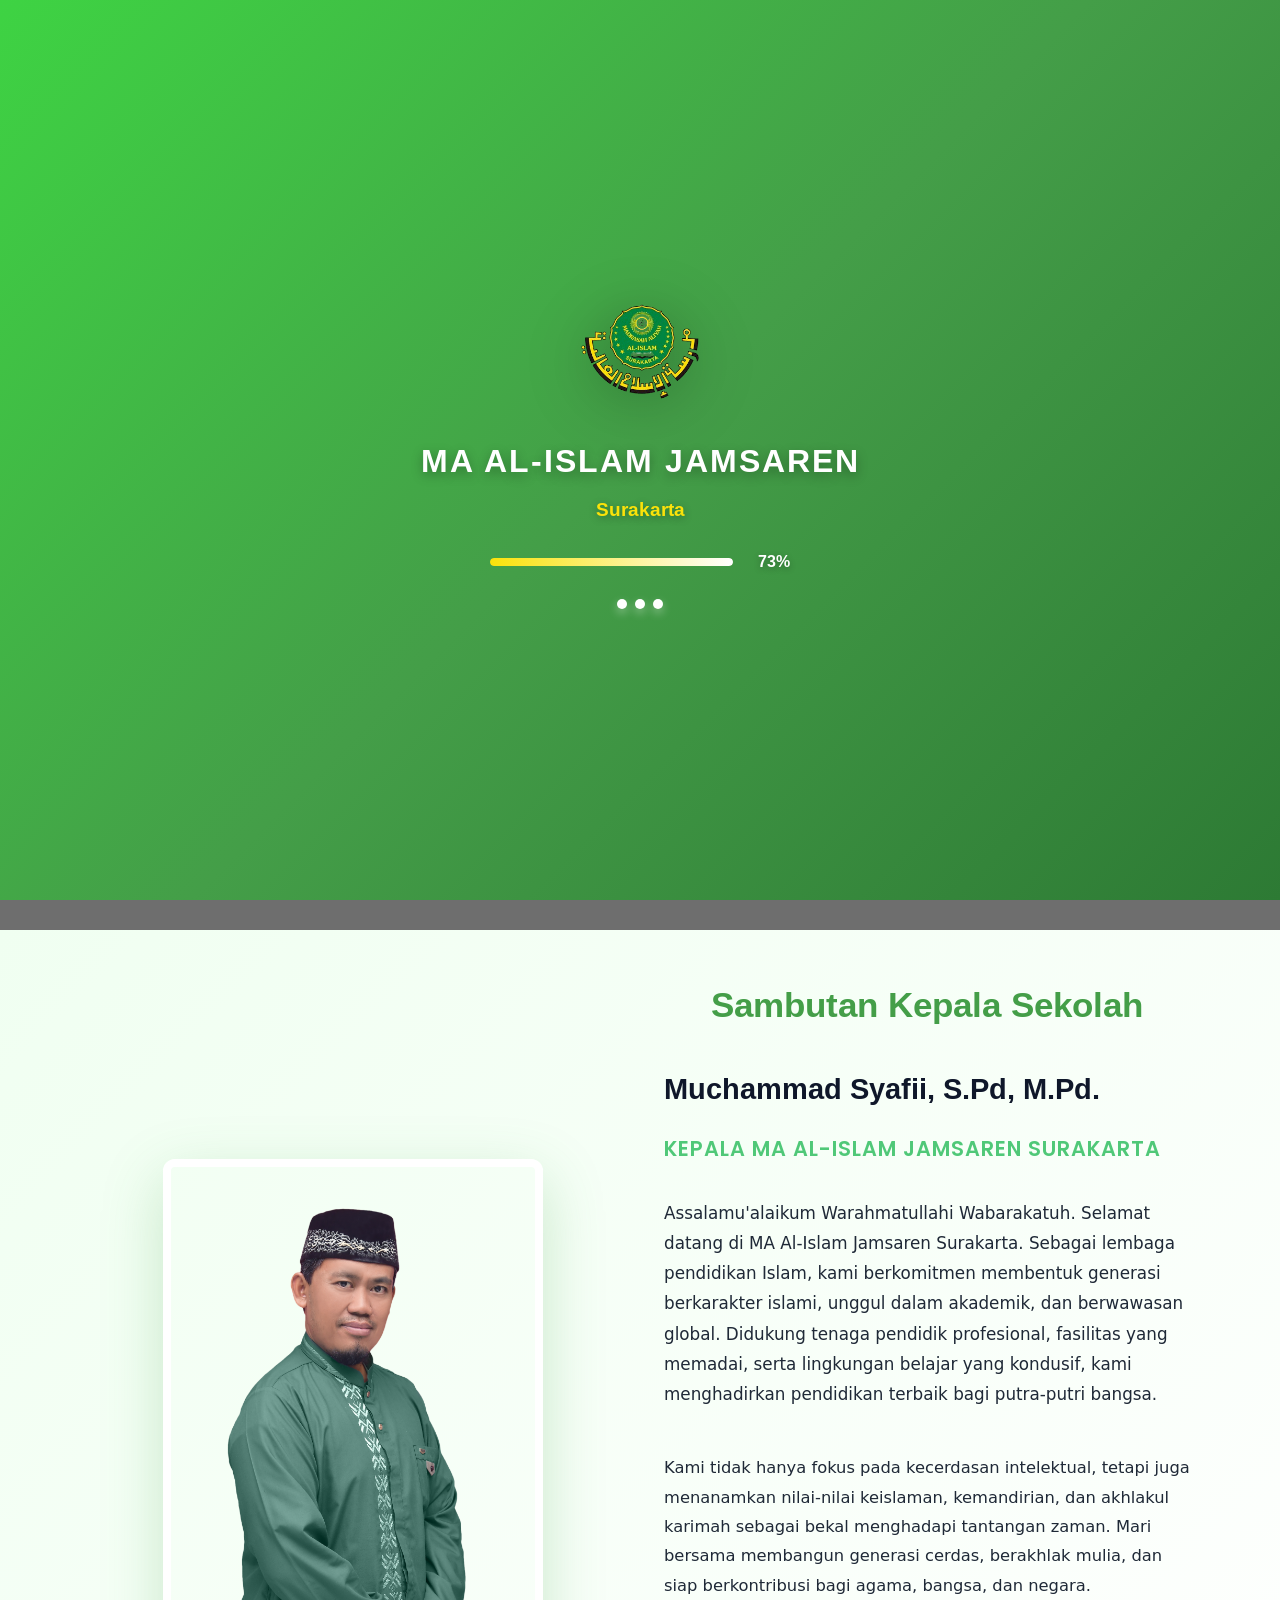
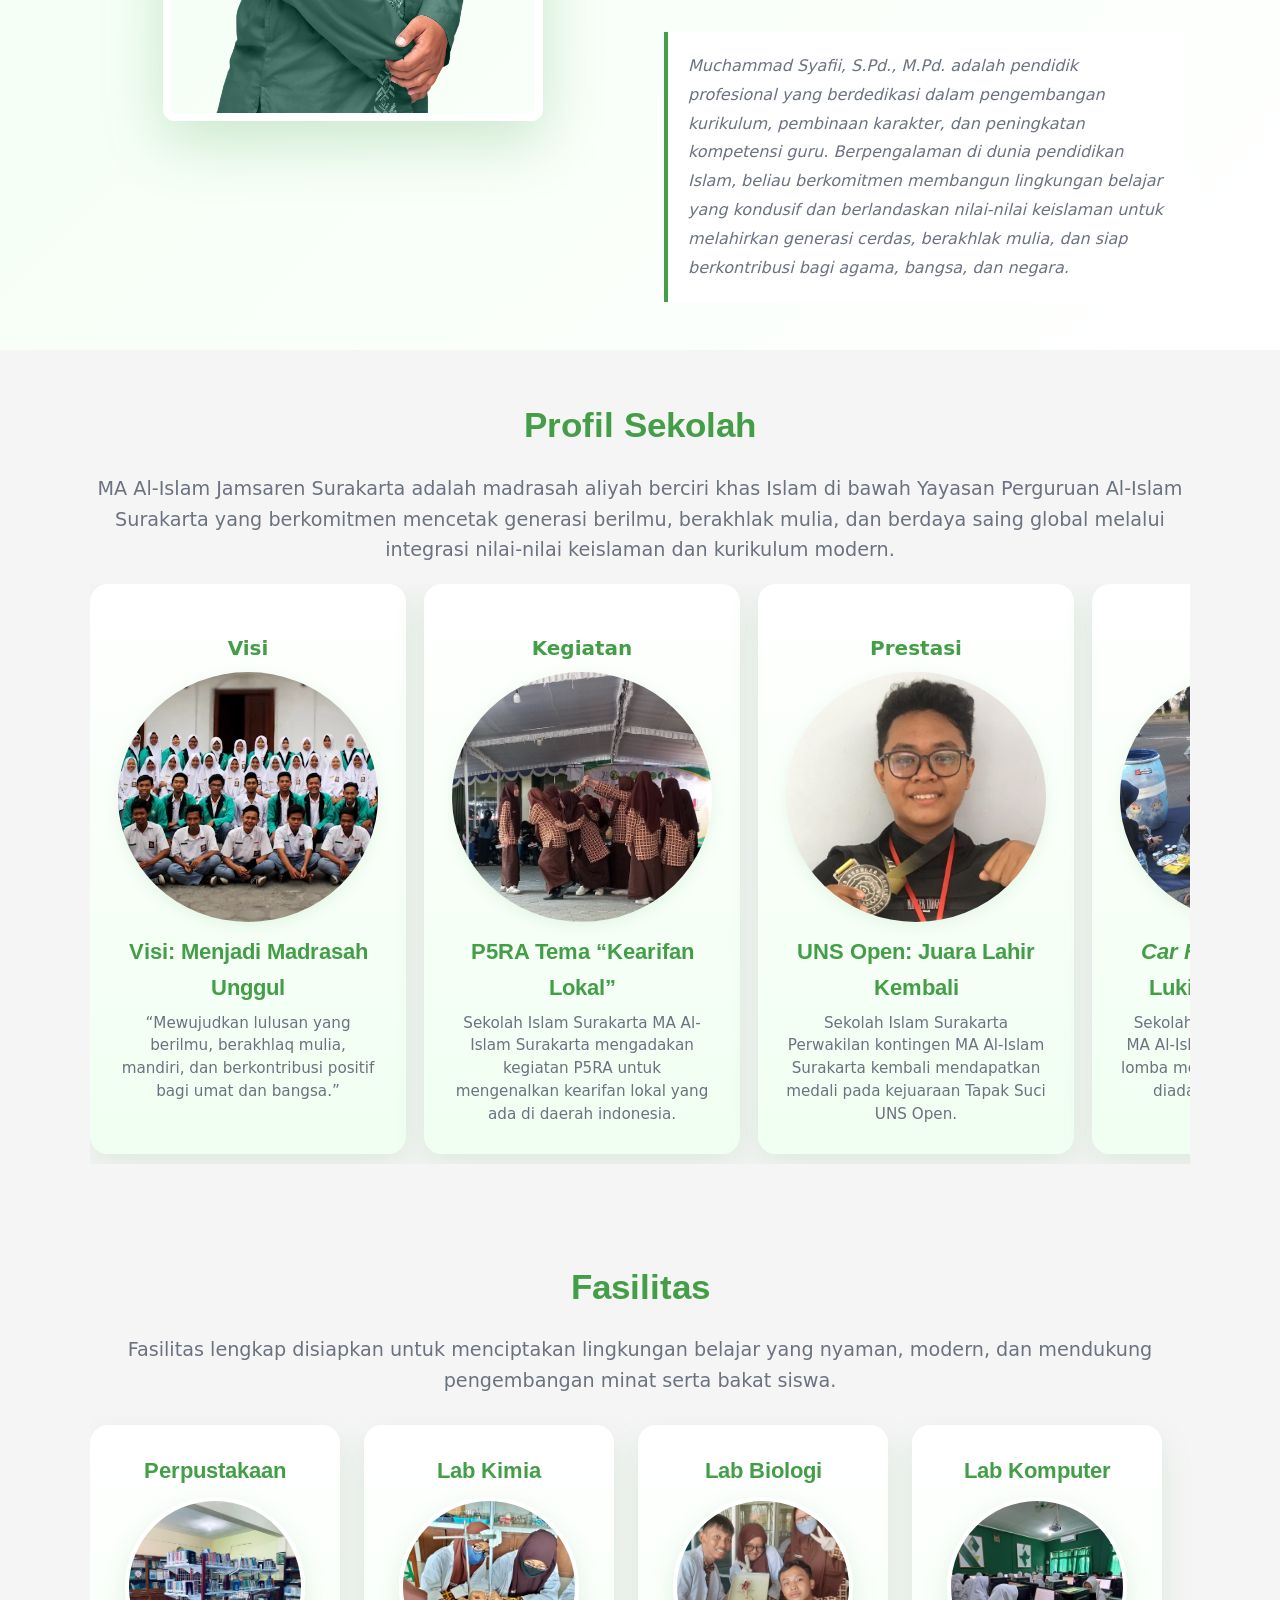
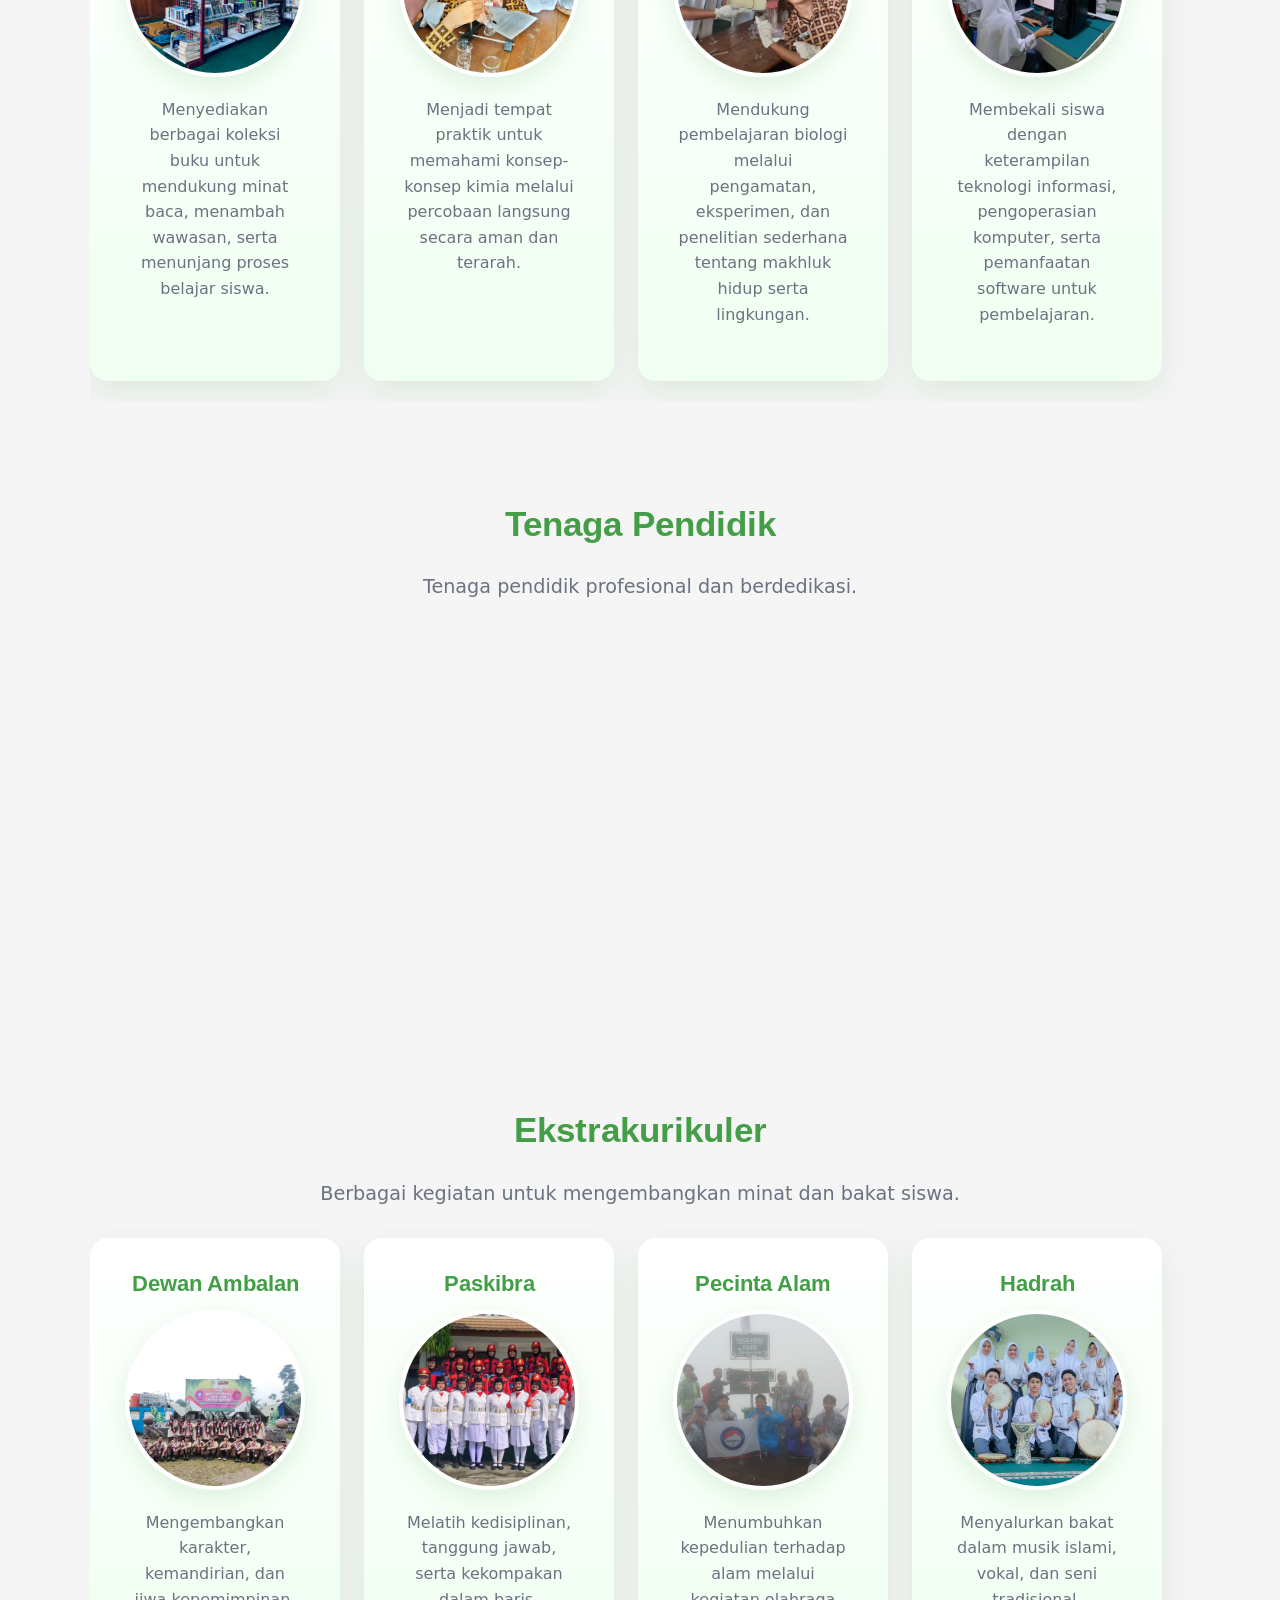
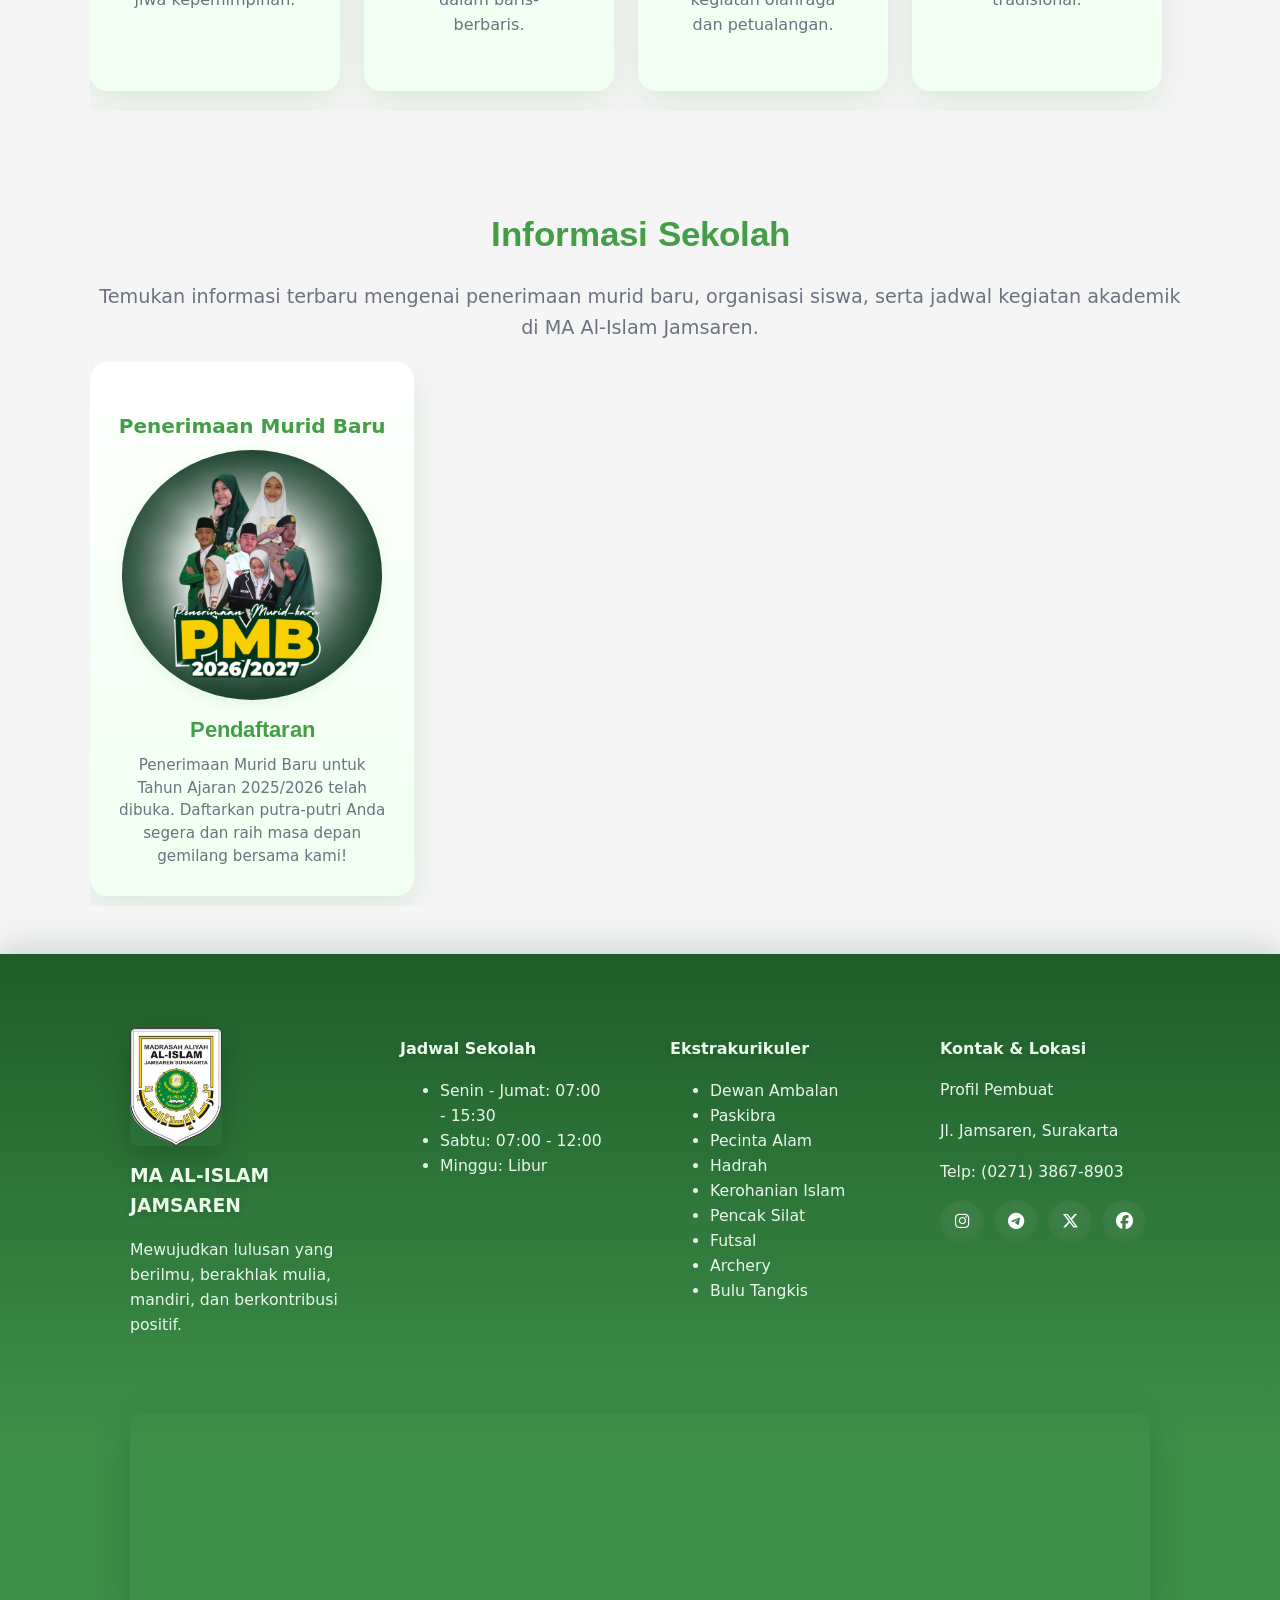
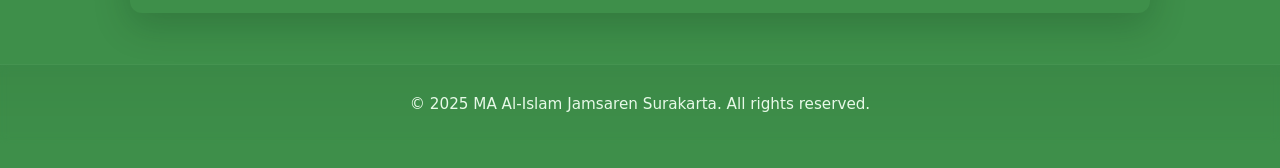
<file: index.html>
<!doctype html>
<html lang="id">
  <head>
    <meta charset="utf-8" />
    <meta name="viewport" content="width=device-width,initial-scale=1" />
    <title>MA AL - ISLAM JAMSAREN — Website</title>
    <link
      rel="stylesheet"
      href="https://cdnjs.cloudflare.com/ajax/libs/font-awesome/6.5.2/css/all.min.css"
    />
    <link rel="stylesheet" href="skul.css" />
    <link rel="preconnect" href="https://fonts.googleapis.com" />
    <link rel="preconnect" href="https://fonts.gstatic.com" crossorigin />
    <link
      href="https://fonts.googleapis.com/css2?family=Arimo:ital,wght@0,400..700;1,400..700&family=Habibi&family=Poppins:ital,wght@1,600&display=swap"
      rel="stylesheet"
    />
    <link rel="icon" href="logoo.png" type="image/x-icon" />
  </head>
  <body>
    <div id="loading-screen">
      <div class="loading-container">
        <div class="school-logo-loader">
          <img src="logo2.png" alt="Loading..." />
        </div>
        <div class="loading-text">
          <h2>MA AL-ISLAM JAMSAREN</h2>
          <p>Surakarta</p>
        </div>
        <div class="loading-bar-wrapper">
          <div class="loading-bar">
            <div class="loading-bar-fill"></div>
          </div>
          <span class="loading-percentage">0%</span>
        </div>
        <div class="loading-dots">
          <span></span>
          <span></span>
          <span></span>
        </div>
      </div>
    </div>
    <header class="site-header">
      <div class="container header-inner">
        <img class="img_sekul" src="logoo.png" alt="logo sekolah" />
        <h2 class="nama_sekul">MA AL ISLAM JAMSAREN</h2>

        <button class="hamburger" id="hamburger" aria-label="Menu">
          <span></span><span></span><span></span>
        </button>

        <nav class="nav" id="nav">
          <ul class="nav-list">
            <li><a href="#profil">Profil</a></li>
            <li><a href="#fasilitas">Fasilitas</a></li>
            <li><a href="#guru">Guru</a></li>
            <li><a href="#ekstrakurikuler">Ekstrakurikuler</a></li>
            <li><a href="#informasi">Informasi</a></li>
            <li><a href="pendaftaran.html">Pendaftaran</a></li>
          </ul>
        </nav>
      </div>
    </header>
    <div class="conto">
      <section id="beranda" class="hero" style="position: relative; padding: 0">
        <video
          width="100%"
          height="100%"
          autoplay
          muted
          loop
          style="object-fit: cover"
        >
          <source
            src="Profile Kegiatan Siswa MA Al-Islam Jamsaren Surakarta.mp4"
          />
        </video>

        <div class="container hero-inner overlay">
          <div class="hero-text">
            <h1>MA AL - ISLAM</h1>
            <h2>SURAKARTA</h2>
            <p>Raih Masa Depan Gemilang Bersama Kami.</p>
            <a class="btn-primary" href="#kepala-sekolah">SELENGKAPNYA </a>
          </div>
          <div class="hero-card">
            <img src="logo2.png" alt="Sekolah" />
          </div>
        </div>
      </section>
    </div>

    <section id="kepala-sekolah" class="section kepala-sekolah">
      <div class="container kepala-inner">
        <div class="kepala-photo">
          <img
            src="Muchammad Syafii, S.Pd.png"
            alt="Kepala Sekolah MA Al-Islam Jamsaren"
          />
        </div>
        <div class="kepala-content">
          <h2 class="section-title">Sambutan Kepala Sekolah</h2>
          <h3 class="kepala-name">Muchammad Syafii, S.Pd, M.Pd.</h3>
          <p class="kepala-title">Kepala MA Al-Islam Jamsaren Surakarta</p>
          <p class="kepala-welcome">
            Assalamu'alaikum Warahmatullahi Wabarakatuh. Selamat datang di MA
            Al-Islam Jamsaren Surakarta. Sebagai lembaga pendidikan Islam, kami
            berkomitmen membentuk generasi berkarakter islami, unggul dalam
            akademik, dan berwawasan global. Didukung tenaga pendidik
            profesional, fasilitas yang memadai, serta lingkungan belajar yang
            kondusif, kami menghadirkan pendidikan terbaik bagi putra-putri
            bangsa.
          </p>
          <p class="kepala-welcome_2">
            Kami tidak hanya fokus pada kecerdasan intelektual, tetapi juga
            menanamkan nilai-nilai keislaman, kemandirian, dan akhlakul karimah
            sebagai bekal menghadapi tantangan zaman. Mari bersama membangun
            generasi cerdas, berakhlak mulia, dan siap berkontribusi bagi agama,
            bangsa, dan negara.
          </p>
          <p class="kepala-bio">
            Muchammad Syafii, S.Pd., M.Pd. adalah pendidik profesional yang
            berdedikasi dalam pengembangan kurikulum, pembinaan karakter, dan
            peningkatan kompetensi guru. Berpengalaman di dunia pendidikan
            Islam, beliau berkomitmen membangun lingkungan belajar yang kondusif
            dan berlandaskan nilai-nilai keislaman untuk melahirkan generasi
            cerdas, berakhlak mulia, dan siap berkontribusi bagi agama, bangsa,
            dan negara.
          </p>
        </div>
      </div>
    </section>

    <section id="profil" class="section">
      <div class="container">
        <h2 class="section-title">Profil Sekolah</h2>
        <p class="lead">
          MA Al-Islam Jamsaren Surakarta adalah madrasah aliyah berciri khas
          Islam di bawah Yayasan Perguruan Al-Islam Surakarta yang berkomitmen
          mencetak generasi berilmu, berakhlak mulia, dan berdaya saing global
          melalui integrasi nilai-nilai keislaman dan kurikulum modern.
        </p>

        <div class="grid-3">
          <div class="card">
            <h3>Visi</h3>
            <img src="unnamed.webp" alt="anak jamsaren" />
            <h4>Visi: Menjadi Madrasah Unggul</h4>
            <p>
              “Mewujudkan lulusan yang berilmu, berakhlaq mulia, mandiri, dan
              berkontribusi positif bagi umat dan bangsa.”
            </p>
          </div>
          <div class="card">
            <h3>Kegiatan</h3>
            <img
              src="Madrasah-Modern-Surakarta-MA-Al-Islam-Surakarta-mengadakan-P5-Kearifan-Lokal.jpeg"
              alt="Kegiatan"
            />
            <h4>P5RA Tema “Kearifan Lokal”</h4>
            <p>
              Sekolah Islam Surakarta MA Al-Islam Surakarta mengadakan kegiatan
              P5RA untuk mengenalkan kearifan lokal yang ada di daerah
              indonesia.
            </p>
          </div>
          <div class="card">
            <h3>Prestasi</h3>
            <img src="Juara-TS-UNS-Open-1.jpeg" alt="prestasi" />
            <h4>UNS Open: Juara Lahir Kembali</h4>
            <p>
              Sekolah Islam Surakarta Perwakilan kontingen MA Al-Islam Surakarta
              kembali mendapatkan medali pada kejuaraan Tapak Suci UNS Open.
            </p>
          </div>
          <div class="card">
            <h3>Lomba</h3>
            <img
              src="Lomba-Lukis-Tong-Sampah-di-Car-Free-Day-Solo.jpeg"
              alt="Lomba lukis"
            />
            <h4><i>Car Free Day:</i> Lomba Lukis Tong Sampah</h4>
            <p>
              Sekolah Islam Surakarta Siswa MA Al-Islam surakarta mengikuti
              lomba melukis tong sampah yang diadakan di Car Free Day.
            </p>
          </div>
        </div>
      </div>
    </section>

    <section id="fasilitas" class="section">
      <div class="container">
        <h2 class="section-title">Fasilitas</h2>
        <p class="lead">
          Fasilitas lengkap disiapkan untuk menciptakan lingkungan belajar yang
          nyaman, modern, dan mendukung pengembangan minat serta bakat siswa.
        </p>

        <div class="grid-4">
          <div class="fasilitas">
            <h4>Perpustakaan</h4>
            <img src="perpus.jpg" alt="perpus" />
            <p>
              Menyediakan berbagai koleksi buku untuk mendukung minat baca,
              menambah wawasan, serta menunjang proses belajar siswa.
            </p>
          </div>
          <div class="fasilitas">
            <h4>Lab Kimia</h4>
            <img src="lab kimia.jpg" alt="lab kimia" />
            <p>
              Menjadi tempat praktik untuk memahami konsep-konsep kimia melalui
              percobaan langsung secara aman dan terarah.
            </p>
          </div>
          <div class="fasilitas">
            <h4>Lab Biologi</h4>
            <img src="lab biologi.jpg" alt="lab biologi" />
            <p>
              Mendukung pembelajaran biologi melalui pengamatan, eksperimen, dan
              penelitian sederhana tentang makhluk hidup serta lingkungan.
            </p>
          </div>
          <div class="fasilitas">
            <h4>Lab Komputer</h4>
            <img src="labkom.jpg" alt="lab komputer" />
            <p>
              Membekali siswa dengan keterampilan teknologi informasi,
              pengoperasian komputer, serta pemanfaatan software untuk
              pembelajaran.
            </p>
          </div>
          <div class="fasilitas">
            <h4>Kelas</h4>
            <img src="pp kosong .jpg" alt="kelas" />
            <p>
              Ruang belajar yang nyaman dan modern, dilengkapi full AC, Smart
              TV, serta sistem speaker untuk mendukung proses pembelajaran yang
              interaktif, efektif, dan menyenangkan.
            </p>
          </div>
          <div class="fasilitas">
            <h4>Masjid</h4>
            <img src="pp kosong .jpg" alt="masjid" />
            <p>
              Menjadi pusat kegiatan keagamaan dan pembinaan akhlak, tempat
              siswa melaksanakan ibadah serta kegiatan keislaman lainnya.
            </p>
          </div>
          <div class="fasilitas">
            <h4>Lapangan Olahraga</h4>
            <img src="pp kosong .jpg" alt="lapangan olahraga" />
            <p>
              Fasilitas terbuka untuk mendukung berbagai aktivitas olahraga,
              meningkatkan kebugaran, serta membangun sportivitas siswa.
            </p>
          </div>
        </div>
      </div>
    </section>

    <section id="guru" class="section alt">
      <div class="container">
        <h2 class="section-title">Tenaga Pendidik</h2>
        <p class="lead">Tenaga pendidik profesional dan berdedikasi.</p>

        <div class="grid-3">
          <div class="teacher-card">
            <img src="pp kosong .jpg" alt="Guru 1" />
            <h4>Bu Lina</h4>
            <p>Guru Matematika — 10 tahun pengalaman</p>
          </div>
          <div class="teacher-card">
            <img src="pp kosong .jpg" alt="Guru 2" />
            <h4>Bu Wulan</h4>
            <p>Guru Biologi — 8 tahun pengalaman</p>
          </div>
          <div class="teacher-card">
            <img src="pp kosong .jpg" alt="Guru 3" />
            <h4>Bu Anti</h4>
            <p>Guru Kimia — 5 tahun pengalaman</p>
          </div>
          <div class="teacher-card">
            <img src="pp kosong .jpg" alt="Guru 4" />
            <h4>Bu Hastuti</h4>
            <p>Guru Bahasa Indonesia — 12 tahun pengalaman</p>
          </div>
          <div class="teacher-card">
            <img src="pp kosong .jpg" alt="Guru 5" />
            <h4>Bu Yulika</h4>
            <p>Guru Ekonomi — 7 tahun pengalaman</p>
          </div>
          <div class="teacher-card">
            <img src="pp kosong .jpg" alt="Guru 6" />
            <h4>Bapak Selamet</h4>
            <p>Guru PJOL — 4 tahun pengalaman</p>
          </div>
          <div class="teacher-card">
            <img src="pp kosong .jpg" alt="Guru 7" />
            <h4>Bu Husfa</h4>
            <p>Guru PKN — 11 tahun pengalaman</p>
          </div>
          <div class="teacher-card">
            <img src="pp kosong .jpg" alt="Guru 8" />
            <h4>Bu Mel</h4>
            <p>Guru Sosiologi — 10 tahun pengalaman</p>
          </div>
        </div>
      </div>
    </section>

    <section id="ekstrakurikuler" class="section">
      <div class="container">
        <h2 class="section-title">Ekstrakurikuler</h2>
        <p class="lead">
          Berbagai kegiatan untuk mengembangkan minat dan bakat siswa.
        </p>

        <div class="grid-4">
          <div class="ekskul">
            <h4>Dewan Ambalan</h4>
            <img src="pramuka ma.jpg" alt="pramuka" />
            <p>Mengembangkan karakter, kemandirian, dan jiwa kepemimpinan.</p>
          </div>
          <div class="ekskul">
            <h4>Paskibra</h4>
            <img src="paskibra.jpeg" alt="paskibra" />
            <p>
              Melatih kedisiplinan, tanggung jawab, serta kekompakan dalam
              baris-berbaris.
            </p>
          </div>
          <div class="ekskul">
            <h4>Pecinta Alam</h4>
            <img src="pecinta alam.jpeg" alt="pecinta alam" />
            <p>
              Menumbuhkan kepedulian terhadap alam melalui kegiatan olahraga dan
              petualangan.
            </p>
          </div>
          <div class="ekskul">
            <h4>Hadrah</h4>
            <img src="hadrah.jpg" alt="hadrah" />
            <p>
              Menyalurkan bakat dalam musik islami, vokal, dan seni tradisional.
            </p>
          </div>
          <div class="ekskul">
            <h4>Kerohanian Islam</h4>
            <img src="kerohanian islam.jpg" alt="kerohanian islam" />
            <p>
              Menumbuhkan keimanan dan akhlak mulia melalui kegiatan keagamaan
              dan dakwah.
            </p>
          </div>
          <div class="ekskul">
            <h4>Pencak Silat</h4>
            <img src="pencaksilat.jpg" alt="tapak suci" />
            <p>
              Melatih keterampilan bela diri, kedisiplinan, dan sportivitas.
            </p>
          </div>
          <div class="ekskul">
            <h4>Futsal</h4>
            <img src="futsal ma.jpg" alt="futsal" />
            <p>
              Mengasah kemampuan teknik, kerjasama tim, dan semangat
              sportivitas.
            </p>
          </div>
          <div class="ekskul">
            <h4>Archery</h4>
            <img src="panahan.jpg" alt="archery" />
            <p>
              Melatih fokus, ketenangan, dan ketepatan melalui olahraga panahan.
            </p>
          </div>
          <div class="ekskul">
            <h4>Bulu Tangkis</h4>
            <img src="badminton.jpeg" alt="bulu tangkis" />
            <p>
              Melatih ketangkasan, kecepatan, dan sportivitas melalui permainan
              yang menyenangkan.
            </p>
          </div>
        </div>
      </div>
    </section>

    <section id="informasi" class="section">
      <div class="container">
        <h2 class="section-title">Informasi Sekolah</h2>
        <p class="lead">
          Temukan informasi terbaru mengenai penerimaan murid baru, organisasi
          siswa, serta jadwal kegiatan akademik di MA Al-Islam Jamsaren.
        </p>

        <div class="grid-3">
          <div class="card">
            <h3>Penerimaan Murid Baru</h3>
            <img src="info pmb.png" alt="info pmb" />
            <h4>Pendaftaran</h4>
            <p>
              Penerimaan Murid Baru untuk Tahun Ajaran 2025/2026 telah dibuka.
              Daftarkan putra-putri Anda segera dan raih masa depan gemilang
              bersama kami!
            </p>
          </div>
          <div class="card">
            <h3>Organisasi Sekolah</h3>
            <img src="osis.jpeg" alt="osis sekolah" />
            <h4>Osis Ma Al-Islam</h4>
            <p>
              OSIS MA Al-Islam menjadi wadah bagi siswa untuk mengembangkan
              kepemimpinan, kreativitas, dan solidaritas melalui berbagai
              kegiatan positif di lingkungan madrasah.
            </p>
          </div>
          <div class="card">
            <h3>Libur Semester</h3>
            <img src="pp kosong .jpg" alt="libur semester" />
            <h4>Libur Semester</h4>
            <p>
              Informasi jadwal libur semester bagi seluruh siswa dan guru MA
              Al-Islam Jamsaren. Gunakan waktu libur untuk beristirahat dan
              mempersiapkan diri menghadapi semester berikutnya.
            </p>
          </div>
        </div>
      </div>
    </section>

    <a class="rocket-btn" href="#beranda" aria-label="Kembali ke beranda">
      <i class="fa-solid fa-rocket" aria-hidden="true"></i>
    </a>

    <footer class="site-footer">
      <div class="container footer-inner">
        <div class="footer-section footer-about">
          <img
            class="footer-logo"
            src="logoo.png"
            alt="Logo MA Al-Islam Jamsaren"
          />
          <h3>MA AL-ISLAM JAMSAREN</h3>
          <p>
            Mewujudkan lulusan yang berilmu, berakhlak mulia, mandiri, dan
            berkontribusi positif.
          </p>
        </div>

        <div class="footer-section footer-schedule">
          <h4>Jadwal Sekolah</h4>
          <ul>
            <li>Senin - Jumat: 07:00 - 15:30</li>
            <li>Sabtu: 07:00 - 12:00</li>
            <li>Minggu: Libur</li>
          </ul>
        </div>

        <div class="footer-section footer-activities">
          <h4>Ekstrakurikuler</h4>
          <ul>
            <li>Dewan Ambalan</li>
            <li>Paskibra</li>
            <li>Pecinta Alam</li>
            <li>Hadrah</li>
            <li>Kerohanian Islam</li>
            <li>Pencak Silat</li>
            <li>Futsal</li>
            <li>Archery</li>
            <li>Bulu Tangkis</li>
          </ul>
        </div>

        <div class="footer-section footer-contact">
          <h4>Kontak & Lokasi</h4>
          <a class="profil-pembuat" href="Portofolio.html"
            ><p>Profil Pembuat</p></a
          >
          <p>Jl. Jamsaren, Surakarta</p>
          <p>Telp: (0271) 3867-8903</p>
          <div class="social-media">
            <a href="https://instagram.com/vill_zaenz"
              ><i class="fa-brands fa-instagram"></i
            ></a>
            <a href="https://t.me/Zaenadhwa"
              ><i class="fa-brands fa-telegram"></i
            ></a>
            <a href="https://x.com/zn182388?t=L5N8qU-B2jPmHxwKfEAgYA&s=09"
              ><i class="fa-brands fa-x-twitter"></i
            ></a>
            <a href="https://facebook.com/Ory Azan"
              ><i class="fa-brands fa-facebook"></i
            ></a>
          </div>
        </div>

        <div class="footer-section footer-maps">
          <iframe
            src="https://www.google.com/maps/embed?pb=!1m18!1m12!1m3!1d15819.77999976659!2d110.79656388715819!3d-7.580966199999998!2m3!1f0!2f0!3f0!3m2!1i1024!2i768!4f13.1!3m3!1m2!1s0x2e7a1670e26d3fed%3A0xa20c21bc7813d45b!2sMA%20Al-Islam%20Jamsaren%20Surakarta!5e0!3m2!1sid!2sid!4v1763377708600!5m2!1sid!2sid"
            width="100%"
            height="200"
            style="border: 0"
            allowfullscreen=""
            loading="lazy"
            referrerpolicy="no-referrer-when-downgrade"
          ></iframe>
        </div>
      </div>

      <div class="footer-bottom">
        <p>&copy; 2025 MA Al-Islam Jamsaren Surakarta. All rights reserved.</p>
      </div>
    </footer>

    <script src="skul.js"></script>

    <script>
      // ============================================
      // LOADING SCREEN CONTROLLER
      // ============================================
      (function () {
        // Tambahkan class loading ke body
        document.body.classList.add("loading");

        const loadingScreen = document.getElementById("loading-screen");
        const percentageElement = document.querySelector(".loading-percentage");
        const barFill = document.querySelector(".loading-bar-fill");

        let progress = 0;
        const duration = 5000; // 2 detik
        const steps = 60;
        const increment = 200 / steps;
        const interval = duration / steps;

        // Animasi progress bar
        const progressInterval = setInterval(() => {
          progress += increment;

          if (progress >= 100) {
            progress = 100;
            clearInterval(progressInterval);

            // Tunggu sebentar sebelum fade out
            setTimeout(() => {
              loadingScreen.classList.add("fade-out");
              document.body.classList.remove("loading");

              // Hapus loading screen dari DOM setelah animasi selesai
              setTimeout(() => {
                loadingScreen.remove();
              }, 500);
            }, 300);
          }

          // Update persentase dan bar
          percentageElement.textContent = Math.floor(progress) + "%";
          barFill.style.width = progress + "%";
        }, interval);

        // Fallback: pastikan loading screen hilang setelah 3 detik
        setTimeout(() => {
          if (loadingScreen && !loadingScreen.classList.contains("fade-out")) {
            loadingScreen.classList.add("fade-out");
            document.body.classList.remove("loading");
            setTimeout(() => loadingScreen.remove(), 500);
          }
        }, 3000);
      })();
    </script>

    <script>
      (function () {
        const btn = document.getElementById("hamburger");
        const nav = document.getElementById("nav");
        btn.addEventListener("click", function () {
          nav.classList.toggle("open");
          this.classList.toggle("is-active");
        });

        document.querySelectorAll("#nav a").forEach((a) => {
          a.addEventListener("click", () => {
            nav.classList.remove("open");
            btn.classList.remove("is-active");
          });
        });

        const rocket = document.querySelector(".rocket-btn");
        const heroSection = document.querySelector("#beranda");

        function checkRocketVisibility() {
          if (!rocket || !heroSection) return;

          const heroRect = heroSection.getBoundingClientRect();
          const heroBottom = heroRect.bottom;

          if (heroBottom > 0) {
            rocket.classList.add("hidden");
          } else {
            rocket.classList.remove("hidden");
          }
        }

        window.addEventListener("scroll", checkRocketVisibility);

        checkRocketVisibility();

        if (rocket) {
          rocket.addEventListener("click", function (e) {
            e.preventDefault();
            if (this.classList.contains("launch")) return;
            this.classList.add("launch");
            const target = document.querySelector(this.getAttribute("href"));
            if (target) target.scrollIntoView({ behavior: "smooth" });
            setTimeout(() => this.classList.remove("launch"), 750);
          });
        }
      })();
    </script>
  </body>
</html>
</file>
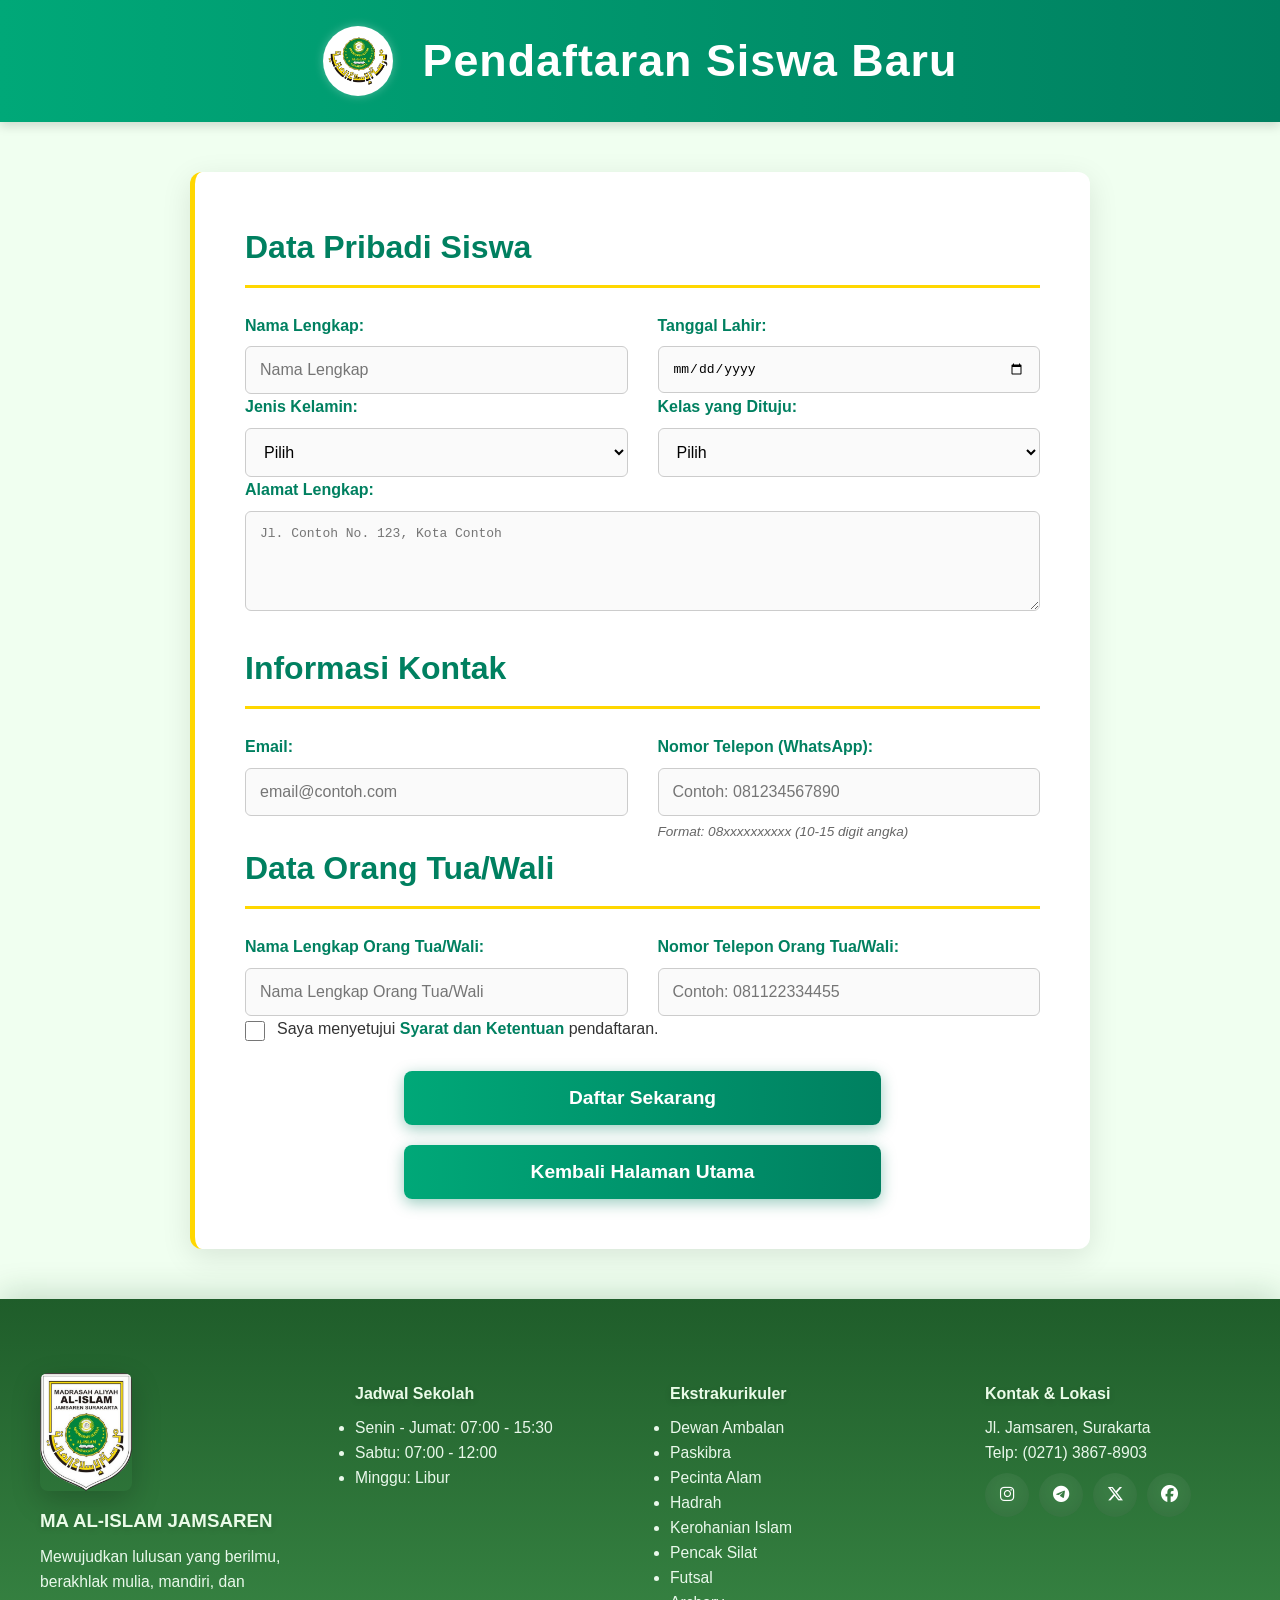
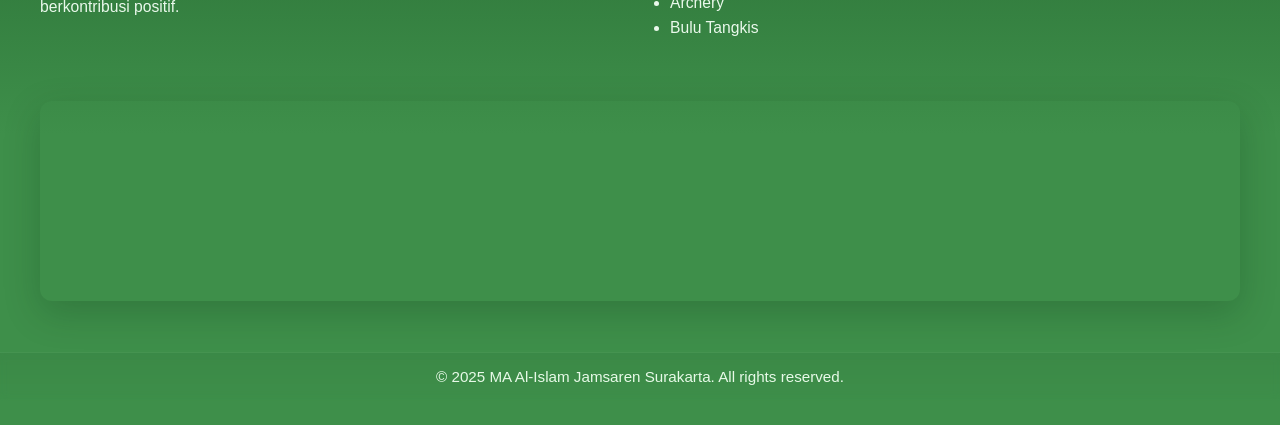
<file: pendaftaran.html>
<!DOCTYPE html>
<html lang="id">
  <head>
    <meta charset="UTF-8" />
    <meta name="viewport" content="width=device-width, initial-scale=1.0" />
    <title>Pendaftaran Siswa Baru</title>
    <link rel="stylesheet" href="pendaftaran.css" />
    <link
      rel="icon"
      href="logoo.png"
      type="image/x-icon"
    />
    <link
      rel="stylesheet"
      href="https://cdnjs.cloudflare.com/ajax/libs/font-awesome/6.5.2/css/all.min.css"
    />
  </head>
  <body>
    <header>
      <div class="container">
        <img src="logo2.png" alt="Logo Sekolah" class="logo" />
        <h1>Pendaftaran Siswa Baru</h1>
      </div>
    </header>

    <main>
      <div class="container">
        <form id="registrationForm">
          <h2>Data Pribadi Siswa</h2>
          <div class="form-row">
            <div class="form-group">
              <label for="fullName">Nama Lengkap:</label>
              <input
                type="text"
                id="fullName"
                name="fullName"
                required
                placeholder="Nama Lengkap"
              />
              <div class="error-message" id="fullName-error"></div>
            </div>
            <div class="form-group">
              <label for="dob">Tanggal Lahir:</label>
              <input type="date" id="dob" name="dob" required />
              <div class="error-message" id="dob-error"></div>
            </div>
          </div>

          <div class="form-row">
            <div class="form-group">
              <label for="gender">Jenis Kelamin:</label>
              <select id="gender" name="gender" required>
                <option value="">Pilih</option>
                <option value="Laki-laki">Laki-laki</option>
                <option value="Perempuan">Perempuan</option>
              </select>
              <div class="error-message" id="gender-error"></div>
            </div>
            <div class="form-group">
              <label for="grade">Kelas yang Dituju:</label>
              <select id="grade" name="grade" required>
                <option value="">Pilih</option>
                <option value="Kelas 10">Kelas 10</option>
                <option value="Kelas 11">Kelas 11</option>
                <option value="Kelas 12">Kelas 12</option>
              </select>
              <div class="error-message" id="grade-error"></div>
            </div>
          </div>

          <div class="form-group">
            <label for="address">Alamat Lengkap:</label>
            <textarea
              id="address"
              name="address"
              rows="3"
              required
              placeholder="Jl. Contoh No. 123, Kota Contoh"
            ></textarea>
            <div class="error-message" id="address-error"></div>
          </div>

          <h2>Informasi Kontak</h2>
          <div class="form-row">
            <div class="form-group">
              <label for="email">Email:</label>
              <input
                type="email"
                id="email"
                name="email"
                required
                placeholder="email@contoh.com"
              />
              <div class="error-message" id="email-error"></div>
            </div>
            <div class="form-group">
              <label for="phone">Nomor Telepon (WhatsApp):</label>
              <input
                type="tel"
                id="phone"
                name="phone"
                required
                pattern="[0-9]{10,15}"
                placeholder="Contoh: 081234567890"
              />
              <small>Format: 08xxxxxxxxxx (10-15 digit angka)</small>
              <div class="error-message" id="phone-error"></div>
            </div>
          </div>

          <h2>Data Orang Tua/Wali</h2>
          <div class="form-row">
            <div class="form-group">
              <label for="parentName">Nama Lengkap Orang Tua/Wali:</label>
              <input
                type="text"
                id="parentName"
                name="parentName"
                required
                placeholder="Nama Lengkap Orang Tua/Wali"
              />
              <div class="error-message" id="parentName-error"></div>
            </div>
            <div class="form-group">
              <label for="parentPhone">Nomor Telepon Orang Tua/Wali:</label>
              <input
                type="tel"
                id="parentPhone"
                name="parentPhone"
                required
                pattern="[0-9]{10,15}"
                placeholder="Contoh: 081122334455"
              />
              <div class="error-message" id="parentPhone-error"></div>
            </div>
          </div>

          <div class="form-group checkbox-group">
            <input type="checkbox" id="terms" name="terms" required />
            <label for="terms"
              >Saya menyetujui
              <a href="#" target="_blank">Syarat dan Ketentuan</a>
              pendaftaran.</label
            >
            <div class="error-message" id="terms-error"></div>
          </div>

          <button type="submit">Daftar Sekarang</button>
          <button class="tombol-kembali"><a href="index.html">Kembali Halaman Utama</a></button>
        </form>
      </div>
    </main>

    <footer class="site-footer">
      <div class="container footer-inner">
        <div class="footer-section footer-about">
          <img
            class="footer-logo"
            src="logoo.png"
            alt="Logo MA Al-Islam Jamsaren"
          />
          <h3>MA AL-ISLAM JAMSAREN</h3>
          <p>
            Mewujudkan lulusan yang berilmu, berakhlak mulia, mandiri, dan
            berkontribusi positif.
          </p>
        </div>

        <div class="footer-section footer-schedule">
          <h4>Jadwal Sekolah</h4>
          <ul>
            <li>Senin - Jumat: 07:00 - 15:30</li>
            <li>Sabtu: 07:00 - 12:00</li>
            <li>Minggu: Libur</li>
          </ul>
        </div>

        <div class="footer-section footer-activities">
          <h4>Ekstrakurikuler</h4>
          <ul>
            <li>Dewan Ambalan</li>
            <li>Paskibra</li>
            <li>Pecinta Alam</li>
            <li>Hadrah</li>
            <li>Kerohanian Islam</li>
            <li>Pencak Silat</li>
            <li>Futsal</li>
            <li>Archery</li>
            <li>Bulu Tangkis</li>
          </ul>
        </div>

        <div class="footer-section footer-contact">
          <h4>Kontak & Lokasi</h4>
          <p>Jl. Jamsaren, Surakarta</p>
          <p>Telp: (0271) 3867-8903</p>
          <div class="social-media">
            <a href="https://instagram.com/vill_zaenz"
              ><i class="fa-brands fa-instagram"></i
            ></a>
            <a href="https://t.me/Zaenadhwa"
              ><i class="fa-brands fa-telegram"></i
            ></a>
            <a href="https://x.com/zn182388?t=L5N8qU-B2jPmHxwKfEAgYA&s=09"
              ><i class="fa-brands fa-x-twitter"></i
            ></a>
            <a href="https://facebook.com/Ory Azan"
              ><i class="fa-brands fa-facebook"></i
            ></a>
          </div>
        </div>

        <div class="footer-section footer-maps">
          <iframe
            src="https://www.google.com/maps/embed?pb=!1m18!1m12!1m3!1d15819.77999976659!2d110.79656388715819!3d-7.580966199999998!2m3!1f0!2f0!3f0!3m2!1i1024!2i768!4f13.1!3m3!1m2!1s0x2e7a1670e26d3fed%3A0xa20c21bc7813d45b!2sMA%20Al-Islam%20Jamsaren%20Surakarta!5e0!3m2!1sid!2sid!4v1763377708600!5m2!1sid!2sid"
            width="100%"
            height="200"
            style="border: 0"
            allowfullscreen=""
            loading="lazy"
            referrerpolicy="no-referrer-when-downgrade"
          ></iframe>
        </div>
      </div>

      <div class="footer-bottom">
        <p>&copy; 2025 MA Al-Islam Jamsaren Surakarta. All rights reserved.</p>
      </div>
    </footer>


    <script src="pendaftaran.js"></script>
  </body>
</html>
</file>
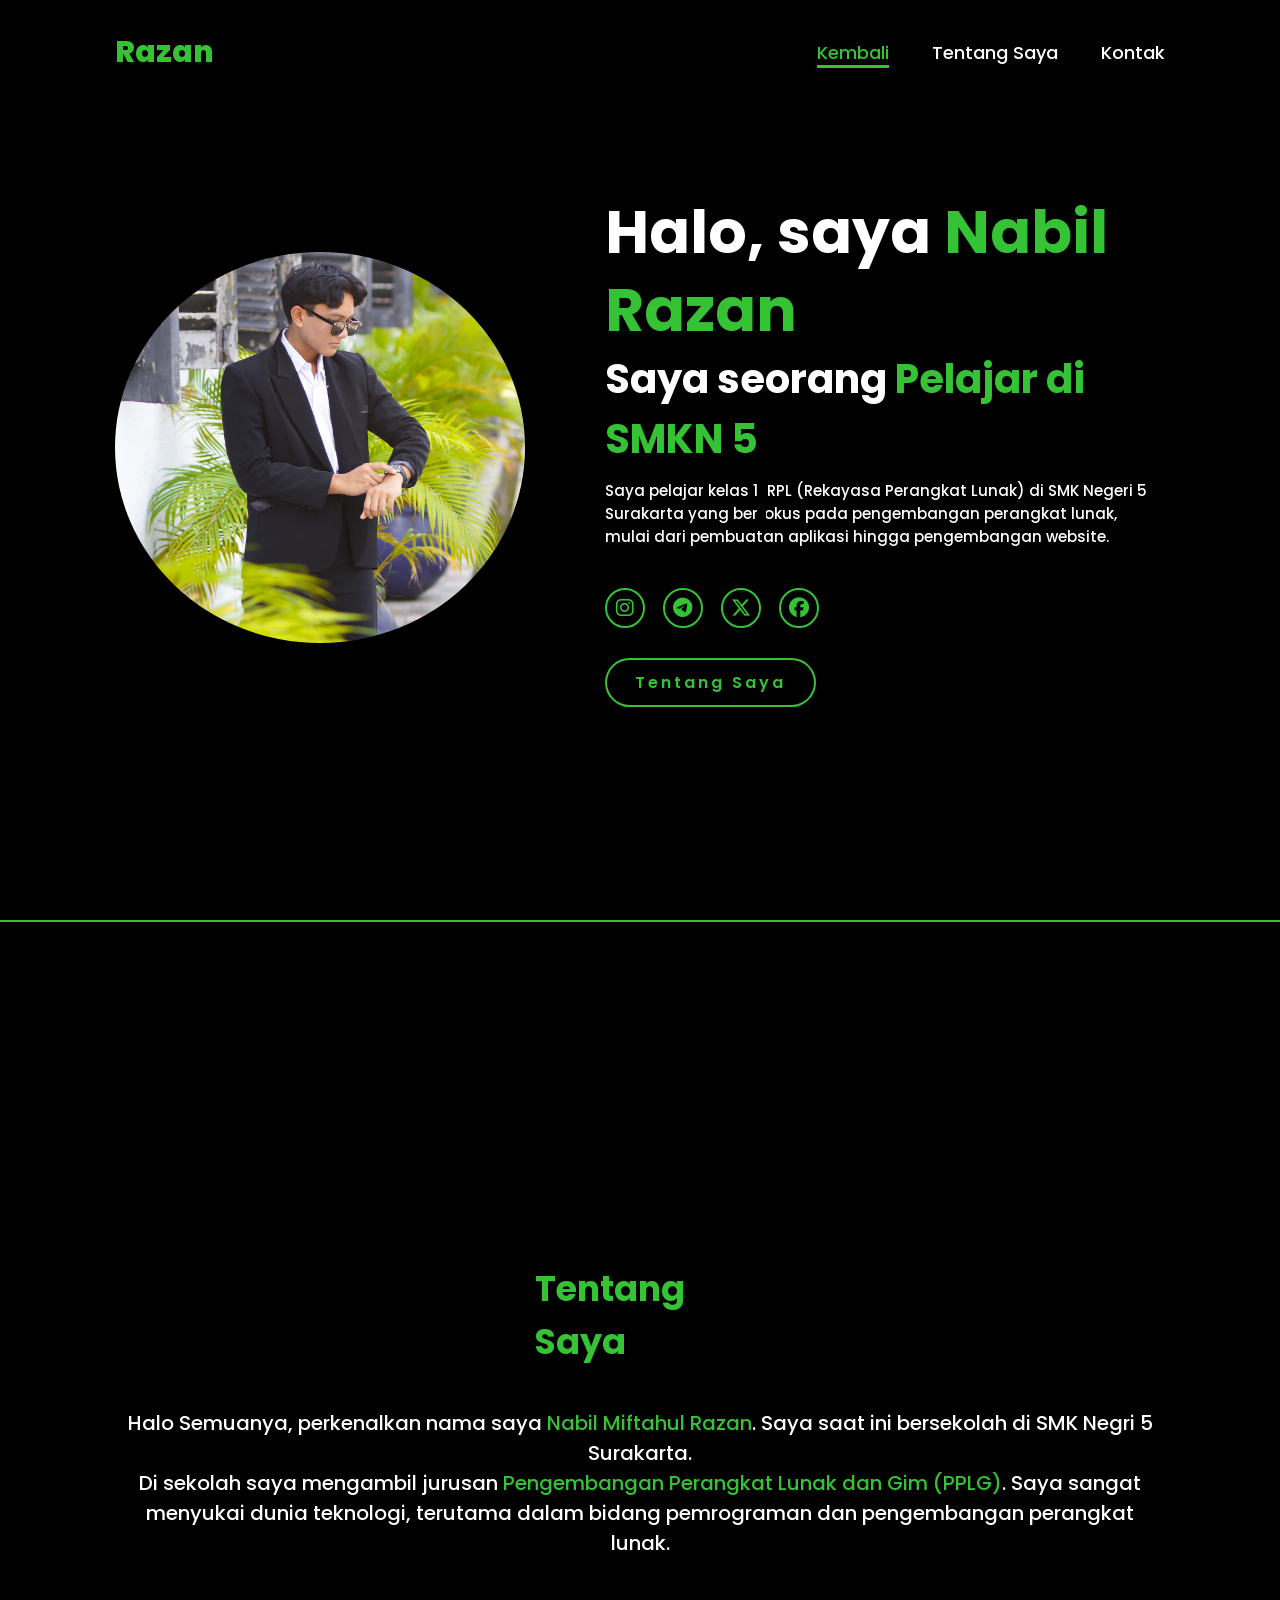
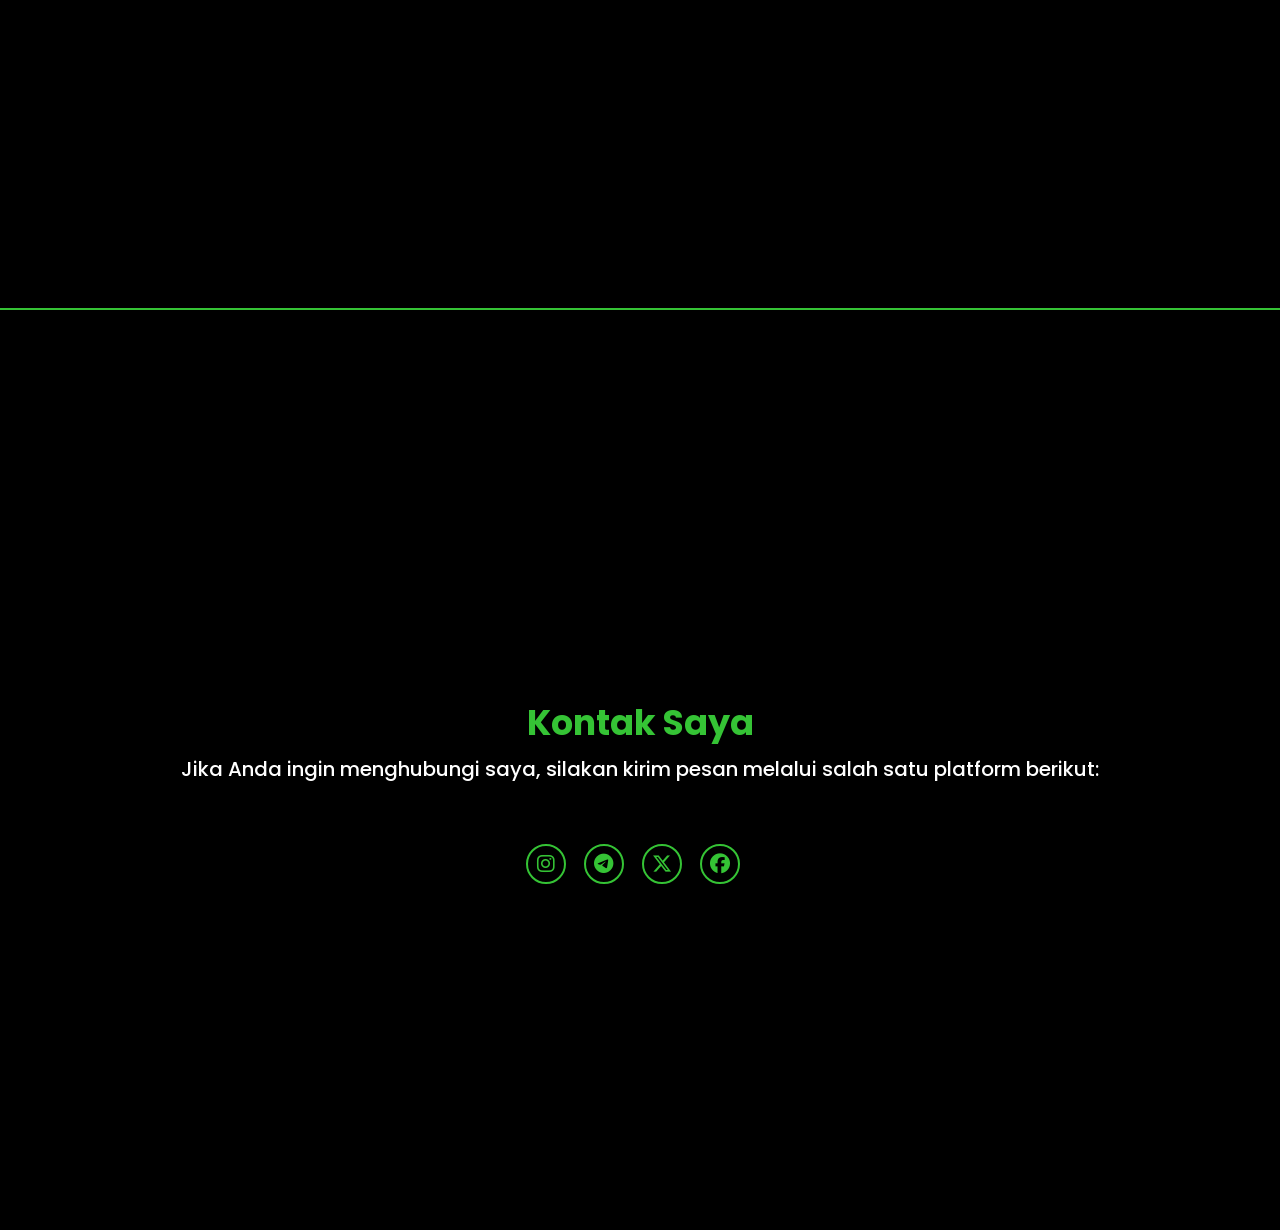
<file: Portofolio.html>
<!DOCTYPE html>
<html lang="en">
<head>
    <meta charset="UTF-8">
    <meta name="viewport" content="width=device-width, initial-scale=1.0">
    <title>My Portofolio</title>
    <link rel="stylesheet" href="https://cdnjs.cloudflare.com/ajax/libs/font-awesome/6.5.2/css/all.min.css">
    <link rel="stylesheet" href="Razan Nabil.css">
    <link rel="website icon" type="png" href="indonesia.png" />
</head>
<body>
    <header>
        <a href="#" class="logo">Razan</a>


        <nav>
            <a href="index.html" class="active">Kembali</a>
            <a href="#tentang-saya">Tentang Saya</a>
            <a href="#contact">Kontak</a>
        </nav>
    </header>
    <section  id="home" class="home">
        <div class="home-img">
            <img src="Nabil Razan.jpg" alt="">
        </div>
        <div class="home-content">
            <h1>Halo, saya <span>Nabil Razan</span></h1>
            <h3 class="typing-text">Saya seorang <span></span></h3>
            <p>Saya pelajar kelas 11 RPL (Rekayasa Perangkat Lunak) di SMK Negeri 5 Surakarta yang berfokus pada pengembangan perangkat lunak, mulai dari pembuatan aplikasi hingga pengembangan website.</p>
            <div class="social-icons">
                <a href="https//instagram.com/vill_zaenz"><i class="fa-brands fa-instagram"></i></a>
                <a href="https://t.me/Zaenadhwa"><i class="fa-brands fa-telegram"></i></a>
                <a href="https://x.com/zn182388?t=L5N8qU-B2jPmHxwKfEAgYA&s=09"><i class="fa-brands fa-x-twitter"></i></a>
                <a href="https://facebook.com/Ory Azan"><i class="fa-brands fa-facebook"></i></a>
            </div>
            <a href="#tentang-saya" class="btn">Tentang Saya</a>
        </div>
    </section>

    <hr class="horizontal-line">

    <div id="tentang-saya" class="about">
        <h1 class="heading">Tentang Saya</h1>
        <div class="about-container"></div>
            <div class="about-content">
                <p>Halo Semuanya, perkenalkan nama saya <span>Nabil Miftahul Razan</span>. Saya saat ini bersekolah di SMK Negri 5 Surakarta. </p>
                <p class="baris-2">Di sekolah saya mengambil jurusan <span>Pengembangan Perangkat Lunak dan Gim (PPLG)</span>. Saya sangat menyukai dunia teknologi, terutama dalam bidang pemrograman dan pengembangan perangkat lunak.</p>
            </div>
    </div>

    <hr class="horizontal-line">

    <div class="contact" id="contact">
        <h1 class="heading-contact">Kontak Saya</h1>
        <div class="contact-container">
            <div class="contact-content">
                <p>Jika Anda ingin menghubungi saya, silakan kirim pesan melalui salah satu platform berikut:</p>
                <div align="center" class="social-icons">
                    <a href="https://instagram.com/vill_zaenz"><i class="fa-brands fa-instagram"></i></a>
                    <a href="https://t.me/Zaenadhwa"><i class="fa-brands fa-telegram"></i></a>
                    <a href="https://x.com/zn182388?t=L5N8qU-B2jPmHxwKfEAgYA&s=09"><i class="fa-brands fa-x-twitter"></i></a>
                    <a href="https://facebook.com/Ory Azan"><i class="fa-brands fa-facebook"></i></a>
                </div>
            </div>
        </div>

    </div>

</body>
</html>
</file>
<file: skul.css>
@import url("https://fonts.googleapis.com/css2?family=Arimo:ital,wght@0,400..700;1,400..700&family=Habibi&family=Poppins:ital,wght@1,600&display=swap");
:root {
  --primary: #449e48;
  --accent: #50c878;
  --muted: #6b7280;
  --bg: whitesmoke;
  --card: #ffffff;
  --radius: 10px;
  --container: 1100px;
}

* {
  box-sizing: border-box;
}
html {
  scroll-behavior: smooth;
  scroll-padding-top: 120px;
}
html,
body {
  height: 100%;
}
body {
  font-family: Inter, system-ui, -apple-system, "Segoe UI", Roboto,
    "Helvetica Neue", Arial;
  margin: 0;
  background: var(--bg);
  color: #1f2937;
  -webkit-font-smoothing: antialiased;
  -moz-osx-font-smoothing: grayscale;
  line-height: 1.6;
  scroll-behavior: smooth;
  transition: filter 0.3s ease;
  opacity: 1;
}

/* ============================================
   HERO SECTION — DIPERBAIKI
   ============================================ */

@keyframes heroSlideIn {
  0% {
    opacity: 0;
    transform: translateY(60px) scale(0.98) skewY(2deg);
    filter: blur(8px);
  }
  60% {
    opacity: 1;
    transform: translateY(-8px) scale(1.02) skewY(-1deg);
    filter: blur(0.5px);
  }
  100% {
    opacity: 1;
    transform: translateY(0) scale(1) skewY(0deg);
    filter: blur(0);
  }
}

.hero-inner {
  animation: heroSlideIn 1.1s cubic-bezier(0.23, 1, 0.32, 1) 0.2s both;
}

.conto {
  position: relative;
}

.hero {
  padding: 0;
  width: auto;
  height: 90vh;
  position: relative;
}

.hero video {
  width: 100%;
  height: 100%;
  object-fit: cover;
  position: absolute;
  top: 0;
  left: 0;
}

/* Overlay gelap di atas video */
.hero::after {
  content: "";
  position: absolute;
  inset: 0;
  background: rgba(0, 0, 0, 0.55);
  z-index: 1;
  pointer-events: none;
}

/* ===== OVERLAY & HERO-INNER: TENGAH SEMPURNA ===== */
.overlay {
  position: absolute;
  top: 0;
  left: 0;
  width: 100%;
  height: 100%;
  z-index: 2;
  display: flex;
  align-items: center;
  justify-content: center;
}

.hero-inner {
  position: relative;
  z-index: 3;
  display: flex;
  flex-direction: column;
  align-items: center;
  justify-content: center;
  text-align: center;
  gap: 12px;
  padding: 24px 20px;
  width: 100%;
  max-width: 800px;
}

/* Logo sekolah di hero */
.hero-card {
  display: flex;
  justify-content: center;
  order: -1;
}

.hero-card img {
  width: 150px;
  height: 150px;
  max-width: 150px;
  border-radius: 50%;
  border: 4px solid rgba(255, 255, 255, 0.3);
  display: block;
  object-fit: contain;
  box-shadow: 0 8px 32px rgba(0, 0, 0, 0.4);
}

/* Teks hero */
.hero-text {
  display: flex;
  flex-direction: column;
  align-items: center;
  justify-content: center;
  text-align: center;
  width: 100%;
}

.hero-text h1 {
  font-size: 2.8rem;
  margin: 0 0 4px 0;
  color: #3ed343;
  font-weight: 800;
  font-family: "Arimo", sans-serif;
  font-optical-sizing: auto;
  font-style: normal;
  text-align: center;
}

.hero-text h2 {
  font-size: 3rem;
  margin: 0 0 12px 0;
  color: #3ed343;
  font-weight: 700;
  font-family: "Arimo", sans-serif;
  font-optical-sizing: auto;
  font-style: normal;
  text-align: center;
}

.hero-text p {
  font-size: 1.15rem;
  margin: 0 0 8px 0;
  color: #e0e0e0;
  font-weight: 700;
  font-family: "Arimo", sans-serif;
  font-style: normal;
  text-align: center;
  max-width: 500px;
}

.hero-text > * {
  position: relative;
  z-index: 1;
}

/* Tablet (721px - 980px): logo lebih kecil */
@media (min-width: 721px) and (max-width: 980px) {
  .hero-card img {
    width: 110px;
    height: 110px;
  }
  .hero-text h1 {
    font-size: 2rem;
  }
  .hero-text h2 {
    font-size: 2.2rem;
  }
}

/* Mobile (<=720px): logo disembunyikan, teks disesuaikan */
@media (max-width: 720px) {
  .hero-card {
    display: none;
  }
  .hero-text h1 {
    font-size: 1.8rem;
  }
  .hero-text h2 {
    font-size: 2rem;
  }
  .hero-text p {
    font-size: 1rem;
  }
}

/* HP kecil (<=480px) */
@media (max-width: 480px) {
  .hero-text h1 {
    font-size: 1.4rem;
  }
  .hero-text h2 {
    font-size: 1.6rem;
  }
  .hero-text p {
    font-size: 0.95rem;
  }
}

/* ============================================
   SELESAI PERBAIKAN HERO — SISA CSS TETAP SAMA
   ============================================ */

.container {
  width: 90%;
  max-width: var(--container);
  margin: 0 auto;
}

.site-header {
  backdrop-filter: blur(6px) saturate(120%);
  background: linear-gradient(90deg, #3ed343, #449e48);
  box-shadow: 0 8px 24px rgba(68, 158, 72, 0.13);
  position: sticky;
  top: 0;
  z-index: 999;
}

.nama_sekul {
  color: white;
  font-family: "Arimo", sans-serif;
  font-optical-sizing: auto;
  font-style: normal;
  font-size: 1.15rem;
  font-weight: 700;
}

.header-inner {
  display: flex;
  gap: 1rem;
  align-items: center;
  justify-content: space-between;
  padding: 10px 0;
}

.img_sekul {
  height: 100px;
  width: auto;
  display: block;
  cursor: pointer;
  transition: transform 0.2s ease;
  user-select: none;
}

.img_sekul:active {
  transform: scale(0.95);
}

.nav {
  display: block;
}

.nav-list {
  list-style: none;
  display: flex;
  gap: 20px;
  margin: 0;
  align-items: center;
}

.nav-list a {
  color: #fff;
  text-decoration: none;
  font-weight: 700;
  font-size: 1.15rem;
  padding: 8px 10px;
  border-radius: 8px;
  transition: color 0.3s ease, font-weight 0.3s ease, transform 0.12s;
  border-bottom: 3px solid transparent;
  position: relative;
  overflow: hidden;
}

.nav-list a::after {
  content: "";
  display: block;
  position: absolute;
  left: 0;
  bottom: 2px;
  width: 100%;
  height: 3px;
  background: linear-gradient(90deg, #fae20a 0%, #449e48 100%);
  box-shadow: 0 0 8px #fae20a88;
  transform: scaleX(0);
  transform-origin: left;
  transition: transform 0.25s cubic-bezier(0.4, 0, 0.2, 1);
  border-radius: 2px;
  pointer-events: none;
}

.nav-list a:hover::after,
.nav-list a:focus::after {
  transform: scaleX(1);
}

.nav-list a:hover,
.nav-list a:focus {
  color: #fae20a;
  transform: translateY(-2px) scale(1.04);
}

.hamburger {
  display: none;
  width: 42px;
  height: 36px;
  background: transparent;
  border: none;
  cursor: pointer;
  padding: 0;
  align-items: center;
  justify-content: center;
  box-shadow: 0 2px 8px rgba(68,158,72,0.12);
  border-radius: 8px;
  transition: background 0.18s;
}

.hamburger:hover {
  background: rgba(68,158,72,0.10);
}

.hamburger span {
  display: block;
  width: 22px;
  height: 2px;
  background: #fff;
  margin: 4px 0;
  transition: transform 0.25s, opacity 0.25s;
}

.hamburger.is-active span:nth-child(1) {
  transform: translateY(6px) rotate(45deg);
}
.hamburger.is-active span:nth-child(2) {
  opacity: 0;
}
.hamburger.is-active span:nth-child(3) {
  transform: translateY(-6px) rotate(-45deg);
}

.btn-primary {
  display: inline-block;
  margin-top: 14px;
  background: #3ed343;
  color: #fff;
  padding: 10px 16px;
  border-radius: 50px;
  text-decoration: none;
  font-weight: 600;
  box-shadow: 0 8px 20px rgba(11, 97, 214, 0.12);
  font-family: "Arimo", sans-serif;
  font-style: normal;
  font-optical-sizing: auto;
  transition: transform 0.15s, box-shadow 0.15s;
}
.btn-primary:hover {
  transform: translateY(-3px);
  box-shadow: 0 12px 28px rgba(7, 7, 7, 0.473);
  background: linear-gradient(90deg, #449e48 0%, #fae20a 100%);
}

.hero-text p.lead,
.lead {
  color: var(--muted);
  font-size: 1.2rem;
}

.section {
  padding: 48px 0;
}
.section.alt {
  background: transparent;
}

.section-title {
  font-size: 2.2rem;
  color: var(--primary);
  margin: 0 0 12px;
  font-weight: 800;
  font-family: "Arimo", sans-serif;
  text-align: center;
}

.lead {
  text-align: center;
  margin-bottom: 18px;
}

.kepala-sekolah {
  padding: 48px 0;
  background: linear-gradient(135deg, #f0fff1 0%, #ffffff 100%);
  position: relative;
  overflow: hidden;
}

.kepala-sekolah::before {
  content: '';
  position: absolute;
  top: -50%;
  right: -10%;
  width: 500px;
  height: 500px;
  background: radial-gradient(circle, rgba(62, 211, 67, 0.1) 0%, transparent 70%);
  border-radius: 50%;
  pointer-events: none;
}

.kepala-inner {
  display: grid;
  grid-template-columns: 1fr 1fr;
  gap: 48px;
  align-items: center;
  position: relative;
  z-index: 1;
}

.kepala-photo {
  display: flex;
  justify-content: center;
}

.kepala-photo img {
  width: 100%;
  max-width: 380px;
  height: auto;
  border-radius: 12px;
  object-fit: contain;
  box-shadow: 0 20px 60px rgba(68, 158, 72, 0.25);
  border: 8px solid #fff;
  transition: transform 0.3s ease, box-shadow 0.3s ease;
}

.kepala-photo img:hover {
  transform: scale(1.05) rotateY(5deg);
  box-shadow: 0 30px 80px rgba(68, 158, 72, 0.35);
}

.kepala-content {
  display: flex;
  flex-direction: column;
  gap: 20px;
  animation: slideInLeft 0.8s ease-out;
}

@keyframes slideInLeft {
  from { opacity: 0; transform: translateX(-40px); }
  to   { opacity: 1; transform: translateX(0); }
}

.kepala-name {
  font-size: 1.8rem;
  color: #0f172a;
  font-weight: 700;
  margin: 0;
  font-family: "Arimo", sans-serif;
}

.kepala-title {
  font-size: 1.3rem;
  color: var(--accent);
  font-weight: 600;
  margin: 0;
  font-family: "Poppins", sans-serif;
  text-transform: uppercase;
  letter-spacing: 1px;
}

.kepala-welcome {
  font-size: 1.05rem;
  color: #1f2937;
  line-height: 1.8;
  margin: 12px 0;
  font-weight: 500;
}

.kepala-welcome_2 {
  font-size: 1.02rem;
  color: #1f2937;
  line-height: 1.8;
  margin: 12px 0;
  font-weight: 500;
}

.kepala-bio {
  font-size: 1rem;
  color: var(--muted);
  line-height: 1.8;
  margin: 0;
  padding: 20px;
  background: rgba(255, 255, 255, 0.8);
  border-left: 4px solid var(--primary);
  border-radius: 0 8px 8px 0;
  font-style: italic;
}

.kepala-content > * {
  transition: opacity 0.6s cubic-bezier(0.23, 1, 0.32, 1),
              transform 0.6s cubic-bezier(0.23, 1, 0.32, 1);
}

@media (max-width: 980px) {
  .kepala-inner {
    grid-template-columns: 1fr;
    gap: 32px;
  }
  .kepala-photo img {
    max-width: 320px;
    width: 100%;
    height: auto;
  }
  .section-title {
    font-size: 1.8rem;
  }
}

@media (max-width: 720px) {
  .kepala-sekolah {
    padding: 32px 0;
  }
  .kepala-photo img {
    max-width: 260px;
    width: 100%;
    height: auto;
  }
  .section-title {
    font-size: 1.5rem;
  }
  .kepala-name {
    font-size: 1.4rem;
  }
}

.card img {
  width: 260px;
  height: 250px;
  object-fit: cover;
  border-radius: 50%;
  margin: 0 auto 12px auto;
  display: block;
  box-shadow: 0 4px 16px rgba(68,158,72,0.10);
  background: #f3f4f6;
}

.card {
  background: linear-gradient(180deg, #ffffff, #f0fff1);
  padding: 28px;
  border-radius: 18px;
  text-align: center;
  box-shadow: 0 12px 32px rgba(68, 158, 72, 0.12);
  transition: all 0.3s cubic-bezier(0.23, 1, 0.32, 1);
  position: relative;
  will-change: transform, opacity;
  backface-visibility: hidden;
  transform-style: preserve-3d;
}

.card:before {
  content: '';
  position: absolute;
  top: 0;
  left: 0;
  width: 100%;
  height: 4px;
}

.card:hover {
  transform: translateY(-8px);
  box-shadow: 0 20px 40px rgba(68, 158, 72, 0.2);
}

.card:hover img {
  transform: scale(1.05);
  border: 4px solid #fff;
}

.card h3 {
  margin-bottom: 8px;
  color: var(--primary);
  text-align: center;
  font-size: 1.25rem;
}

.card h4 {
  margin: 8px 0 6px;
  color: var(--primary);
  font-size: 1.4rem;
  font-weight: 700;
  text-align: center;
  font-family: "Arimo", sans-serif;
  font-style: normal;
  font-optical-sizing: auto;
}

.card p {
  color: var(--muted);
  font-size: 0.95rem;
  line-height: 1.5;
  margin: 0;
  text-align: center;
  font-weight: 500;
}

.grid-card {
  display: grid;
  grid-template-columns: repeat(3, 1fr);
  gap: 28px;
  margin-top: 24px;
  align-items: stretch;
}

@media (max-width: 980px) {
  .grid-card {
    grid-template-columns: repeat(2, 1fr);
    gap: 18px;
  }
}

@media (max-width: 720px) {
  .grid-card {
    grid-template-columns: 1fr;
    gap: 14px;
  }
}

.grid-3 {
  display: flex;
  gap: 18px;
  overflow-x: auto;
  scroll-snap-type: x mandatory;
  padding-bottom: 10px;
}

.grid-3::-webkit-scrollbar {
  height: 10px;
  background: #f0f0f0;
  border-radius: 5px;
}

.grid-3::-webkit-scrollbar-thumb {
  background: linear-gradient(90deg, var(--primary), var(--accent));
  border-radius: 5px;
  border: 2px solid #f0f0f0;
}

.grid-3::-webkit-scrollbar-thumb:hover {
  background: var(--primary);
}

.teacher-card {
  flex: 0 0 250px;
  scroll-snap-align: start;
  background: linear-gradient(180deg, #ffffff, #f0fff1);
  padding: 28px;
  border-radius: 18px;
  text-align: center;
  box-shadow: 0 12px 32px rgba(68, 158, 72, 0.12);
  transition: all 0.3s cubic-bezier(0.23, 1, 0.32, 1);
  position: relative;
  overflow: hidden;
  will-change: transform, opacity;
  backface-visibility: hidden;
  transform-style: preserve-3d;
}

.teacher-card:before {
  content: '';
  position: absolute;
  top: 0;
  left: 0;
  width: 100%;
  height: 4px;
  background: linear-gradient(90deg, var(--primary), var(--accent));
}

.teacher-card img {
  width: 180px;
  height: 180px;
  object-fit: cover;
  border-radius: 50%;
  border: 4px solid #fff;
  box-shadow: 0 8px 24px rgba(68, 158, 72, 0.15);
  margin: 0 auto 20px;
  transition: transform 0.3s ease;
  display: block;
}

.teacher-card:hover {
  transform: translateY(-8px);
  box-shadow: 0 20px 40px rgba(68, 158, 72, 0.2);
}

.teacher-card:hover img {
  transform: scale(1.05);
}

.teacher-card h4 {
  color: var(--primary);
  font-size: 1.4rem;
  margin: 0 0 8px;
  font-weight: 700;
}

.teacher-card p {
  color: var(--muted);
  font-size: 1rem;
  line-height: 1.6;
  margin: 0;
  padding: 0 12px;
}

.grid-4 {
  display: flex;
  gap: 24px;
  overflow-x: auto;
  scroll-snap-type: x mandatory;
  padding: 10px 5px 20px;
  scroll-behavior: smooth;
}

.grid-4::-webkit-scrollbar {
  height: 10px;
  background: #f0f0f0;
  border-radius: 5px;
}

.grid-4::-webkit-scrollbar-thumb {
  background: linear-gradient(90deg, var(--primary), var(--accent));
  border-radius: 5px;
  border: 2px solid #f0f0f0;
}

.grid-4::-webkit-scrollbar-thumb:hover {
  background: var(--primary);
}

.fasilitas {
  flex: 0 0 250px;
  scroll-snap-align: start;
  background: linear-gradient(180deg, #ffffff, #f0fff1);
  padding: 28px;
  border-radius: 18px;
  text-align: center;
  box-shadow: 0 12px 32px rgba(68, 158, 72, 0.12);
  transition: all 0.3s cubic-bezier(0.23, 1, 0.32, 1);
  position: relative;
  overflow: hidden;
  will-change: transform, opacity;
  backface-visibility: hidden;
  transform-style: preserve-3d;
}

.fasilitas:before {
  content: '';
  position: absolute;
  top: 0;
  left: 0;
  width: 100%;
  height: 4px;
}

.fasilitas img {
  width: 180px;
  height: 180px;
  object-fit: cover;
  border-radius: 50%;
  border: 4px solid #fff;
  box-shadow: 0 8px 24px rgba(68, 158, 72, 0.15);
  margin: 0 auto 20px;
  transition: transform 0.3s ease;
  display: block;
}

.fasilitas:hover {
  transform: translateY(-8px);
  box-shadow: 0 20px 40px rgba(68, 158, 72, 0.2);
}

.fasilitas:hover img {
  transform: scale(1.05);
}

.fasilitas h4 {
  color: var(--primary);
  font-size: 1.4rem;
  margin: 0 0 8px;
  font-weight: 700;
  font-family: "Arimo", sans-serif;
}

.fasilitas p {
  color: var(--muted);
  font-size: 1rem;
  line-height: 1.6;
  margin: 0;
  padding: 0 12px;
}

.ekskul {
  flex: 0 0 250px;
  scroll-snap-align: start;
  background: linear-gradient(180deg, #ffffff, #f0fff1);
  padding: 28px;
  border-radius: 18px;
  text-align: center;
  box-shadow: 0 12px 32px rgba(68, 158, 72, 0.12);
  transition: all 0.3s cubic-bezier(0.23, 1, 0.32, 1);
  position: relative;
  overflow: hidden;
  will-change: transform, opacity;
  backface-visibility: hidden;
  transform-style: preserve-3d;
}

.ekskul:before {
  content: '';
  position: absolute;
  top: 0;
  left: 0;
  width: 100%;
  height: 4px;
}

.ekskul img {
  width: 180px;
  height: 180px;
  object-fit: cover;
  border-radius: 50%;
  border: 4px solid #fff;
  box-shadow: 0 8px 24px rgba(68, 158, 72, 0.15);
  margin: 0 auto 20px;
  transition: transform 0.3s ease;
  display: block;
}

.ekskul:hover {
  transform: translateY(-8px);
  box-shadow: 0 20px 40px rgba(68, 158, 72, 0.2);
}

.ekskul:hover img {
  transform: scale(1.05);
}

.ekskul h4 {
  color: var(--primary);
  font-size: 1.4rem;
  margin: 0 0 8px;
  font-weight: 700;
  font-family: "Arimo", sans-serif;
}

.ekskul p {
  color: var(--muted);
  font-size: 1rem;
  line-height: 1.6;
  margin: 0;
  padding: 0 12px;
}

.info-list {
  display: grid;
  grid-template-columns: repeat(3, 1fr);
  gap: 18px;
  margin-top: 18px;
}

.info-item {
  background: var(--card);
  padding: 16px;
  border-radius: 10px;
  box-shadow: 0 8px 18px rgba(16, 24, 40, 0.04);
}

/* ============================================
   ROCKET BUTTON
   ============================================ */
.rocket-btn {
  position: fixed;
  right: 20px;
  bottom: 96px;
  width: 56px;
  height: 56px;
  border-radius: 50%;
  display: inline-grid;
  place-items: center;
  z-index: 1200;
  background: linear-gradient(180deg, var(--primary), var(--accent));
  color: #fff;
  box-shadow: 0 10px 30px rgba(34, 83, 39, 0.28), 0 2px 6px rgba(0,0,0,0.18);
  border: 0;
  text-decoration: none;
  transition: transform .28s cubic-bezier(.2,.9,.3,1), opacity .3s ease, visibility .3s ease;
  will-change: transform, opacity;
  outline: none;
  opacity: 1;
  visibility: visible;
}

.rocket-btn.hidden {
  opacity: 0;
  visibility: hidden;
  transform: translateY(20px);
  pointer-events: none;
}

.rocket-btn i {
  font-size: 20px;
  transform: translateY(-2px);
  transition: transform .28s ease;
}

.rocket-btn::after {
  content: "";
  position: absolute;
  left: 50%;
  transform: translateX(-50%);
  bottom: -10px;
  width: 12px;
  height: 14px;
  border-radius: 6px 6px 50% 50%;
  background: radial-gradient(circle at 50% 30%, #fff07a 0%, #ffb347 30%, #ff5f3b 70%);
  filter: blur(.6px);
  opacity: 0.0;
  box-shadow: 0 6px 16px rgba(255,150,60,0.12);
  transition: opacity .2s, transform .2s;
}

.rocket-btn:hover,
.rocket-btn:focus {
  transform: translateY(-6px) scale(1.03);
  box-shadow: 0 20px 50px rgba(34,83,39,0.26), 0 0 18px rgba(80,200,120,0.06);
  filter: saturate(1.05);
}

.rocket-btn:hover::after,
.rocket-btn:focus::after {
  opacity: 0.95;
  transform: translateX(-50%) translateY(2px) scale(1);
}

.rocket-btn.launch {
  animation: rocketLaunch 700ms cubic-bezier(.2,.9,.3,1) forwards;
  pointer-events: none;
}

@keyframes rocketLaunch {
  0%   { transform: translateY(0) scale(1) rotate(0deg); opacity: 1; }
  30%  { transform: translateY(-12px) scale(1.08) rotate(-6deg); }
  60%  { transform: translateY(-6px) scale(0.98) rotate(-3deg); }
  100% { transform: translateY(0) scale(1) rotate(0deg); opacity: 1; }
}

.rocket-btn.launch::after {
  opacity: 0.9;
  transform: translateX(-50%) translateY(2px) scale(1.05);
  transition: none;
}

@media (max-width: 420px) {
  .rocket-btn { right: 12px; bottom: 86px; width: 48px; height: 48px; }
  .rocket-btn i { font-size: 18px; }
}

/* ============================================
   FOOTER
   ============================================ */
.site-footer {
  padding: 48px 0 24px;
  color: #f7fff7;
  background: linear-gradient(180deg, #1f5d2a 0%, #3e8f4a 60%);
  position: relative;
  overflow: hidden;
  box-shadow: 0 -6px 30px rgba(13,73,29,0.18);
}

.footer-inner {
  display: flex;
  flex-wrap: wrap;
  gap: 20px;
  justify-content: space-between;
  align-items: flex-start;
  max-width: var(--container);
  margin: 0 auto;
  padding: 6px 20px;
}

.footer-section {
  flex: 1 1 220px;
  margin: 12px;
  transform: translateY(18px);
  opacity: 0;
  animation: footerFadeUp 700ms cubic-bezier(.2,.9,.3,1) forwards;
  will-change: transform, opacity;
  border-radius: 10px;
  padding: 8px;
  transition: transform .28s ease, box-shadow .28s ease;
}

.footer-section:hover {
  transform: translateY(-6px) scale(1.01);
  box-shadow: 0 18px 40px rgba(8,56,26,0.18);
}

.footer-section:nth-child(1){ animation-delay: .08s; }
.footer-section:nth-child(2){ animation-delay: .18s; }
.footer-section:nth-child(3){ animation-delay: .28s; }
.footer-section:nth-child(4){ animation-delay: .36s; }
.footer-section:nth-child(5){ animation-delay: .44s; }

.footer-logo {
  width: 92px;
  height: auto;
  border-radius: 8px;
  box-shadow: 0 10px 30px rgba(0,0,0,0.2);
  transform-origin: center;
  animation: floatSlow 6s ease-in-out infinite;
}

.footer-section h3,
.footer-section h4 {
  margin: 8px 0;
  color: #eafbe8;
  text-shadow: 0 2px 6px rgba(0,0,0,0.15);
}

.profil-pembuat {
  color: rgba(243,255,244,0.85);
  position: relative;
  transition: color 180ms ease, transform 180ms ease, text-shadow 180ms ease;
  will-change: transform, color;
  text-decoration: none;
}

.profil-pembuat::after {
  content: "";
  position: absolute;
  left: 0;
  right: 0;
  bottom: -4px;
  height: 3px;
  background: linear-gradient(90deg, var(--accent), var(--primary));
  border-radius: 3px;
  transform: scaleX(0);
  transform-origin: left;
  transition: transform 260ms cubic-bezier(.2,.9,.3,1), opacity 180ms;
  opacity: 0.95;
  pointer-events: none;
}

.profil-pembuat:hover,
.profil-pembuat:focus,
.profil-pembuat:focus-visible {
  color: #fae20a;
  transform: translateY(-4px);
  text-shadow: 0 10px 30px rgba(80,200,120,0.08);
  outline: none;
}

.profil-pembuat:hover::after,
.profil-pembuat:focus::after,
.profil-pembuat:focus-visible::after {
  transform: scaleX(1);
  opacity: 1;
}

.footer-section p,
.footer-section li {
  color: rgba(243,255,244,0.95);
  line-height: 1.6;
  font-size: .98rem;
}

.social-media {
  display: flex;
  gap: 10px;
  margin-top: 8px;
}

.social-media a {
  display: inline-grid;
  place-items: center;
  text-decoration: none;
  width: 44px;
  height: 44px;
  border-radius: 50%;
  color: #fff;
  background: rgba(255,255,255,0.06);
  box-shadow: inset 0 -6px 12px rgba(0,0,0,0.08);
  transition: transform .28s cubic-bezier(.2,.9,.3,1), box-shadow .28s, background .28s;
  font-size: 1.05rem;
}

.social-media a:hover,
.social-media a:focus {
  transform: translateY(-8px) rotate(-6deg) scale(1.06);
  box-shadow: 0 14px 36px rgba(46,125,50,0.22), 0 0 14px rgba(80,200,120,0.08);
  background: linear-gradient(135deg, var(--accent), var(--primary));
  color: #07260a;
}

.footer-maps iframe {
  border-radius: 12px;
  border: 0;
  box-shadow: 0 12px 36px rgba(7,42,18,0.22);
}

.footer-bottom {
  text-align: center;
  margin-top: 18px;
  padding: 12px 18px;
  background: linear-gradient(180deg, rgba(0,0,0,0.04), transparent);
  color: rgba(240,255,240,0.95);
  font-size: .95rem;
  border-top: 1px solid rgba(255,255,255,0.04);
  backdrop-filter: blur(4px);
}

@keyframes floatSlow {
  0%  { transform: translateY(0) rotate(0deg); }
  50% { transform: translateY(-8px) rotate(1deg); }
  100%{ transform: translateY(0) rotate(0deg); }
}

@keyframes footerFadeUp {
  0%   { opacity: 0; transform: translateY(18px) scale(.995); filter: blur(4px); }
  60%  { opacity: .98; transform: translateY(-6px) scale(1.002); filter: blur(.6px); }
  100% { opacity: 1; transform: translateY(0) scale(1); filter: blur(0); }
}

@media (max-width: 980px) {
  .footer-inner { gap: 16px; padding: 0 16px; }
  .footer-section { margin: 8px 6px; }
  .footer-logo { width: 80px; }
}

@media (max-width: 720px) {
  .footer-inner { flex-direction: column; align-items: stretch; padding: 6px 12px; }
  .footer-section { width: 100%; }
}

/* ============================================
   RESPONSIVE GLOBAL
   ============================================ */
@media (max-width: 980px) {
  .hero-inner {
    flex-direction: column;
    text-align: center;
  }
  .grid-3 {
    grid-template-columns: repeat(2, 1fr);
  }
  .grid-4 {
    grid-template-columns: repeat(2, 1fr);
  }
  .info-list {
    grid-template-columns: repeat(2, 1fr);
  }
  .footer-inner {
    grid-template-columns: 1fr 1fr;
  }
}

@media (max-width: 720px) {
  .nav-list {
    display: none;
  }
  .hamburger {
    display: flex;
    gap: 4px;
    align-items: center;
  }
  .nav.open .nav-list {
    display: flex;
    position: fixed;
    right: 0;
    top: 66px;
    background: linear-gradient(180deg, var(--primary), #50c878);
    width: 100%;
    flex-direction: column;
    gap: 0;
    padding: 12px 0 30px 0;
  }
  .nav.open .nav-list a {
    display: block;
    padding: 14px 18px;
    font-size: 1.05rem;
  }
  .grid-3 {
    grid-template-columns: 1fr;
  }
  .grid-4 {
    grid-template-columns: 1fr;
  }
  .info-list {
    grid-template-columns: 1fr;
  }
  .footer-inner {
    grid-template-columns: 1fr;
    gap: 14px;
    text-align: left;
  }
}

a:focus,
button:focus {
  outline: 3px solid rgba(11, 97, 214, 0.15);
  outline-offset: 3px;
  border-radius: 6px;
}

*:focus-visible {
  outline: 3px solid rgba(62, 211, 67, 0.5);
  outline-offset: 4px;
  border-radius: 8px;
}

/* ============================================
   ANIMASI & EFEK TAMBAHAN
   ============================================ */
@keyframes rainbow {
  0%   { filter: hue-rotate(0deg); }
  100% { filter: hue-rotate(360deg); }
}

img {
  transition: opacity 0.5s ease;
}

.hero {
  will-change: background-position;
  transform: translateZ(0);
}

* {
  -webkit-font-smoothing: antialiased;
  -moz-osx-font-smoothing: grayscale;
}

@media (prefers-reduced-motion: reduce) {
  *,
  *::before,
  *::after {
    animation-duration: 0.01ms !important;
    animation-iteration-count: 1 !important;
    transition-duration: 0.01ms !important;
    scroll-behavior: auto !important;
  }
  .footer-section,
  .footer-logo,
  .social-media a,
  .rocket-btn,
  .rocket-btn::after {
    animation: none !important;
    transition: none !important;
    transform: none !important;
    box-shadow: none !important;
  }
}

/* ============================================
   LOADING SCREEN
   ============================================ */
body.loading {
  overflow: hidden;
}

#loading-screen {
  position: fixed;
  top: 0;
  left: 0;
  width: 100%;
  height: 100%;
  background: linear-gradient(135deg, #3ed343 0%, #449e48 50%, #2d7a34 100%);
  display: flex;
  justify-content: center;
  align-items: center;
  z-index: 99999;
  transition: opacity 0.5s ease, visibility 0.5s ease;
}

#loading-screen.fade-out {
  opacity: 0;
  visibility: hidden;
}

.loading-container {
  text-align: center;
  display: flex;
  flex-direction: column;
  align-items: center;
  gap: 24px;
  animation: fadeInUp 0.8s ease-out;
}

@keyframes fadeInUp {
  from { opacity: 0; transform: translateY(30px); }
  to   { opacity: 1; transform: translateY(0); }
}

.school-logo-loader {
  width: 120px;
  height: 120px;
  position: relative;
  animation: pulse 2s ease-in-out infinite;
}

@keyframes pulse {
  0%, 100% { transform: scale(1); }
  50%       { transform: scale(1.1); }
}

.school-logo-loader img {
  width: 100%;
  height: 100%;
  object-fit: contain;
  filter: drop-shadow(0 10px 30px rgba(0, 0, 0, 0.3));
  animation: rotate360 3s linear infinite;
}

@keyframes rotate360 {
  from { transform: rotate(0deg); }
  to   { transform: rotate(360deg); }
}

.loading-text h2 {
  font-family: "Arimo", sans-serif;
  font-size: 2rem;
  font-weight: 800;
  color: #fff;
  margin: 0 0 8px 0;
  text-shadow: 0 4px 12px rgba(0, 0, 0, 0.3);
  letter-spacing: 2px;
  animation: textGlow 2s ease-in-out infinite;
}

@keyframes textGlow {
  0%, 100% { text-shadow: 0 4px 12px rgba(0, 0, 0, 0.3); }
  50%       { text-shadow: 0 4px 20px rgba(255,255,255,0.6), 0 0 30px rgba(250,226,10,0.5); }
}

.loading-text p {
  font-family: "Arimo", sans-serif;
  font-size: 1.2rem;
  font-weight: 600;
  color: #fae20a;
  margin: 0;
  text-shadow: 0 2px 8px rgba(0, 0, 0, 0.3);
}

.loading-bar-wrapper {
  display: flex;
  align-items: center;
  gap: 12px;
  width: 300px;
  max-width: 80vw;
}

.loading-bar {
  flex: 1;
  height: 8px;
  background: rgba(255, 255, 255, 0.2);
  border-radius: 20px;
  overflow: hidden;
  box-shadow: inset 0 2px 6px rgba(0, 0, 0, 0.2);
}

.loading-bar-fill {
  height: 100%;
  width: 0%;
  background: linear-gradient(90deg, #fae20a 0%, #fff 50%, #fae20a 100%);
  background-size: 200% 100%;
  border-radius: 20px;
  animation: fillBar 2s ease-out forwards, shimmer 1.5s linear infinite;
  box-shadow: 0 0 10px rgba(250, 226, 10, 0.6);
}

@keyframes fillBar {
  to { width: 100%; }
}

@keyframes shimmer {
  0%   { background-position: 200% 0; }
  100% { background-position: -200% 0; }
}

.loading-percentage {
  font-family: "Arimo", sans-serif;
  font-size: 1rem;
  font-weight: 700;
  color: #fff;
  min-width: 45px;
  text-align: right;
  text-shadow: 0 2px 6px rgba(0, 0, 0, 0.3);
}

.loading-dots {
  display: flex;
  gap: 8px;
  align-items: center;
}

.loading-dots span {
  width: 10px;
  height: 10px;
  background: #fff;
  border-radius: 50%;
  animation: bounce 1.4s ease-in-out infinite;
  box-shadow: 0 4px 10px rgba(255, 255, 255, 0.4);
}

.loading-dots span:nth-child(1) { animation-delay: 0s; }
.loading-dots span:nth-child(2) { animation-delay: 0.2s; }
.loading-dots span:nth-child(3) { animation-delay: 0.4s; }

@keyframes bounce {
  0%, 80%, 100% { transform: translateY(0) scale(1); }
  40%            { transform: translateY(-20px) scale(1.2); }
}

@media (max-width: 720px) {
  .school-logo-loader { width: 100px; height: 100px; }
  .loading-text h2    { font-size: 1.5rem; }
  .loading-text p     { font-size: 1rem; }
  .loading-bar-wrapper{ width: 250px; }
}

@media (max-width: 480px) {
  .school-logo-loader { width: 80px; height: 80px; }
  .loading-text h2    { font-size: 1.2rem; }
  .loading-text p     { font-size: 0.9rem; }
  .loading-bar-wrapper{ width: 200px; }
}
</file>
<file: pendaftaran.css>
:root {
    
    --primary-color: #008060; 
    --secondary-color: #ffd700; 
    --gradient-start: #00a878; 
    --gradient-end: #008060; 
    --text-color: #333;
    --background-color: #f0fff0; 
    --card-background: #ffffff;
    --border-color: #ccc;
    --error-color: #dc3545;
}

* {
    box-sizing: border-box;
    margin: 0;
    padding: 0;
}

body {
    font-family: 'Segoe UI', Tahoma, Geneva, Verdana, sans-serif;
    line-height: 1.6;
    color: var(--text-color);
    background-color: var(--background-color);
    min-height: 100vh;
    display: flex;
    flex-direction: column;
}

.container {
    max-width: 1200px;
    margin: 0 auto;
    padding: 0 20px;
}


header {
    background: linear-gradient(to right, var(--gradient-start), var(--gradient-end)); 
    color: #fff;
    padding: 25px 0;
    text-align: center;
    box-shadow: 0 4px 10px rgba(0, 0, 0, 0.15); 
}

header .container {
    display: flex;
    flex-direction: column;
    align-items: center;
    gap: 10px;
}

header .logo {
    width: 70px; 
    height: 70px;
    object-fit: contain;
    background-color: #fff; 
    padding: 5px;
    border-radius: 50%;
    box-shadow: 0 0 10px rgba(255, 255, 255, 0.3);
}

header h1 {
    margin: 0;
    font-size: 2.5em;
    font-weight: 700;
    letter-spacing: 1px;
}

header p {
    margin: 0;
    font-size: 1.2em;
    opacity: 0.95;
    font-style: italic;
}


main {
    flex-grow: 1;
    padding: 50px 0;
}

#registrationForm {
    background-color: var(--card-background);
    padding: 40px;
    border-radius: 12px; 
    box-shadow: 0 8px 30px rgba(0, 0, 0, 0.1); 
    border-left: 5px solid var(--secondary-color); 
}

#registrationForm h2 {
    color: var(--primary-color);
    margin-bottom: 25px;
    border-bottom: 3px solid var(--secondary-color); 
    padding-bottom: 12px;
    font-size: 2em;
    font-weight: 600;
}

.form-group {
    margin-bottom: 25px;
}

.form-group label {
    display: block;
    margin-bottom: 8px;
    font-weight: 600; 
    color: var(--primary-color);
}

.form-group input[type="text"],
.form-group input[type="email"],
.form-group input[type="tel"],
.form-group input[type="date"],
.form-group select,
.form-group textarea {
    width: 100%;
    padding: 14px; 
    border: 1px solid var(--border-color);
    border-radius: 6px;
    font-size: 1em;
    background-color: #fafafa; 
    transition: border-color 0.3s ease, box-shadow 0.3s ease;
}

.form-group input:focus,
.form-group select:focus,
.form-group textarea:focus {
    border-color: var(--secondary-color);
    outline: none;
    box-shadow: 0 0 8px rgba(255, 215, 0, 0.5); 
    background-color: #fff;
}

.form-group textarea {
    resize: vertical;
    min-height: 100px;
}

.form-group small {
    display: block;
    color: #666;
    margin-top: 5px;
    font-size: 0.85em;
    font-style: italic;
}

.checkbox-group {
    display: flex;
    align-items: flex-start;
    margin-bottom: 30px;
}

.checkbox-group input[type="checkbox"] {
    margin-right: 12px;
    margin-top: 5px;
    min-width: 20px;
    min-height: 20px;
    accent-color: var(--primary-color); 
}

.checkbox-group label {
    display: inline;
    font-weight: normal;
    margin-bottom: 0;
    color: var(--text-color);
}

.checkbox-group label a {
    color: var(--primary-color);
    font-weight: 600;
    text-decoration: none;
    transition: color 0.3s;
}

.checkbox-group label a:hover {
    color: var(--secondary-color);
    text-decoration: underline;
}

button[type="submit"] {
    background: linear-gradient(to right, var(--gradient-start), var(--gradient-end));
    color: #fff;
    padding: 16px 30px;
    border: none;
    border-radius: 8px;
    font-size: 1.2em;
    font-weight: 700;
    cursor: pointer;
    transition: all 0.3s ease;
    width: 100%;
    box-shadow: 0 4px 15px rgba(0, 128, 96, 0.4);
}

button[type="submit"]:hover {
    background: linear-gradient(to right, var(--gradient-end), var(--gradient-start));
    transform: translateY(-3px) scale(1.02); 
    box-shadow: 0 6px 20px rgba(0, 128, 96, 0.6);
}

.tombol-kembali {
    margin-top: 15px;
    background: linear-gradient(to right, var(--gradient-start), var(--gradient-end));
    color: #fff;
    padding: 16px 30px;
    border: none;
    border-radius: 8px;
    font-size: 1.2em;
    font-weight: 700;
    cursor: pointer;
    transition: all 0.3s ease;
    width: 100%;
    box-shadow: 0 4px 15px rgba(0, 128, 96, 0.4);
}

.tombol-kembali {
    width: 100%;
    margin: 20px auto 0 auto;
    display: block;
}

@media (min-width: 768px) {
    .tombol-kembali {
        width: 60%;
    }
}

.tombol-kembali a {
    color: #fff;
    text-decoration: none;
}

.tombol-kembali:hover {
    background: linear-gradient(to right, var(--gradient-end), var(--gradient-start));
    transform: translateY(-3px) scale(1.02); 
    box-shadow: 0 6px 20px rgba(0, 128, 96, 0.6);
}

.error-message {
    color: var(--error-color);
    font-size: 0.9em;
    margin-top: 5px;
    display: none;
    padding-left: 5px;
}

input.invalid, select.invalid, textarea.invalid {
    border-color: var(--error-color);
    box-shadow: 0 0 5px rgba(220, 53, 69, 0.5);
}

.site-footer {
  padding: 48px 0 24px;
  color: #f7fff7;
  background: linear-gradient(180deg, #1f5d2a 0%, #3e8f4a 60%);
  position: relative;
  overflow: hidden;
  box-shadow: 0 -6px 30px rgba(13,73,29,0.18);
}

.footer-inner {
  display: flex;
  flex-wrap: wrap;
  gap: 20px;
  justify-content: space-between;
  align-items: flex-start;
  max-width: var(--container);
  margin: 0 auto;
  padding: 6px 20px;
}


.footer-section {
  flex: 1 1 220px;
  margin: 12px;
  transform: translateY(18px);
  opacity: 0;
  animation: footerFadeUp 700ms cubic-bezier(.2,.9,.3,1) forwards;
  will-change: transform, opacity;
  border-radius: 10px;
  padding: 8px;
  transition: transform .28s ease, box-shadow .28s ease;
}

.footer-section:hover {
  transform: translateY(-6px) scale(1.01);
  box-shadow: 0 18px 40px rgba(8,56,26,0.18);
}


.footer-section:nth-child(1){ animation-delay: .08s; }
.footer-section:nth-child(2){ animation-delay: .18s; }
.footer-section:nth-child(3){ animation-delay: .28s; }
.footer-section:nth-child(4){ animation-delay: .36s; }
.footer-section:nth-child(5){ animation-delay: .44s; }


.footer-logo {
  width: 92px;
  height: auto;
  border-radius: 8px;
  box-shadow: 0 10px 30px rgba(0,0,0,0.2);
  transform-origin: center;
  animation: floatSlow 6s ease-in-out infinite;
}


.footer-section h3,
.footer-section h4 {
  margin: 8px 0;
  color: #eafbe8; 
  text-shadow: 0 2px 6px rgba(0,0,0,0.15);
}

.footer-section p,
.footer-section li {
  color: rgba(243,255,244,0.95);
  line-height: 1.6;
  font-size: .98rem;
}


.social-media {
  display: flex;
  gap: 10px;
  margin-top: 8px;
}

.social-media a {
  display: inline-grid;
  place-items: center;
  text-decoration: none;
  width: 44px;
  height: 44px;
  border-radius: 50%;
  color: #fff;
  background: rgba(255,255,255,0.06);
  box-shadow: inset 0 -6px 12px rgba(0,0,0,0.08);
  transition: transform .28s cubic-bezier(.2,.9,.3,1), box-shadow .28s, background .28s;
  font-size: 1.05rem;
}

.social-media a:hover,
.social-media a:focus {
  transform: translateY(-8px) rotate(-6deg) scale(1.06);
  box-shadow: 0 14px 36px rgba(46,125,50,0.22), 0 0 14px rgba(80,200,120,0.08);
  background: linear-gradient(135deg, var(--accent), var(--primary));
  color: #07260a;
}


.footer-maps iframe {
  border-radius: 12px;
  border: 0;
  box-shadow: 0 12px 36px rgba(7,42,18,0.22);
}


.footer-bottom {
  text-align: center;
  margin-top: 18px;
  padding: 12px 18px;
  background: linear-gradient(180deg, rgba(0,0,0,0.04), transparent);
  color: rgba(240,255,240,0.95);
  font-size: .95rem;
  border-top: 1px solid rgba(255,255,255,0.04);
  backdrop-filter: blur(4px);
}


@keyframes floatSlow {
  0%{ transform: translateY(0) rotate(0deg); }
  50%{ transform: translateY(-8px) rotate(1deg); }
  100%{ transform: translateY(0) rotate(0deg); }
}


@keyframes footerFadeUp {
  0% { opacity: 0; transform: translateY(18px) scale(.995); filter: blur(4px); }
  60% { opacity: .98; transform: translateY(-6px) scale(1.002); filter: blur(.6px); }
  100% { opacity: 1; transform: translateY(0) scale(1); filter: blur(0); }
}


@media (prefers-reduced-motion: reduce) {
  .footer-section,
  .footer-logo,
  .social-media a {
    animation: none !important;
    transition: none !important;
    transform: none !important;
    box-shadow: none !important;
  }
}


@media (max-width: 980px) {
  .footer-inner { gap: 16px; padding: 0 16px; }
  .footer-section { margin: 8px 6px; }
  .footer-logo { width: 80px; }
}

@media (max-width: 720px) {
  .footer-inner { flex-direction: column; align-items: stretch; padding: 6px 12px; }
  .footer-section { width: 100%; }
}

@media (max-width: 980px) {
  .hero-inner {
    flex-direction: column;
    text-align: center;
  }
  .hero-card img {
    max-width: 70%;
    margin-top: 18px;
  }
  .grid-3 {
    grid-template-columns: repeat(2, 1fr);
  }
  .grid-4 {
    grid-template-columns: repeat(2, 1fr);
  }
  .info-list {
    grid-template-columns: repeat(2, 1fr);
  }
  .footer-inner {
    grid-template-columns: 1fr 1fr;
  }
}

@media (max-width: 720px) {
  .nav-list {
    display: none;
  }
  .hamburger {
    display: flex;
    gap: 4px;
    align-items: center;
  }
  .nav.open .nav-list {
    display: flex;
    position: fixed;
    right: 0;
    top: 66px;
    background: linear-gradient(180deg, var(--primary), #50c878);
    width: 100%;
    flex-direction: column;
    gap: 0;
    padding: 12px 0 30px 0;
  }
  .nav.open .nav-list a {
    display: block;
    padding: 14px 18px;
    font-size: 1.05rem;
  }
  .grid-3 {
    grid-template-columns: 1fr;
  }
  .grid-4 {
    grid-template-columns: 1fr;
  }
  .info-list {
    grid-template-columns: 1fr;
  }
  .footer-inner {
    grid-template-columns: 1fr;
    gap: 14px;
    text-align: left;
  }
  .hero-text h1 {
    font-size: 1.5rem;
  }
}


@media (min-width: 768px) {
    header .container {
        flex-direction: row;
        justify-content: center;
        gap: 30px;
    }
    header h1 {
        font-size: 2.8em;
    }
    header p {
        font-size: 1.3em;
    }

    #registrationForm {
        padding: 50px;
        max-width: 900px; 
        margin: 0 auto;
    }

    .form-row {
        display: flex;
        gap: 30px; 
    }

    .form-row .form-group {
        flex: 1;
        margin-bottom: 0;
    }

    .form-row:last-of-type .form-group {
        margin-bottom: 25px;
    }

    button[type="submit"] {
        width: 60%; 
        margin: 20px auto 0 auto;
        display: block;
    }
}

@media (max-width: 480px) {
    header h1 {
        font-size: 2em;
    }
    header p {
        font-size: 1.1em;
    }
    #registrationForm {
        padding: 25px;
    }
    #registrationForm h2 {
        font-size: 1.8em;
    }
    button[type="submit"] {
        padding: 14px 20px;
        font-size: 1.1em;
    }
}
</file>
<file: Razan Nabil.css>
@import url('https://fonts.googleapis.com/css2?family=Poppins:wght@100;200;300;400;500;600&display=swap');

* {
    margin: 0;
    padding: 0;
    box-sizing: border-box;
    text-decoration: none;
    border: none;
    outline: none;
    font-family: 'Poppins', sans-serif;
}

html{
    font-size: 62.5%;
    scroll-behavior: smooth;
}

body{
    width: 100%;
    height: 100vh;
    overflow-x: hidden;
    background-color: black;
    color: white;
}

header{
    margin-top: 20px;
    position: fixed;
    top: 0;
    left: 0;
    width: 100%;
    padding: 1rem 9%;
    background-color: transparent;
    filter: drop-shadow(10px);
    display: flex;
    justify-content: space-between;
    align-items: center;
    z-index: 100;
}

.logo {
    font-size: 3rem;
    color: rgba(62, 226, 62, 0.863);
    font-weight: 800;
    cursor: pointer;
    transition: 0.5s ease;
}

.logo:hover {
    transform: scale(1.1);
}

.home-content p {
    font-size: 1.5rem;
    font-weight: 500;
    margin-bottom: 1rem;
}

nav a{
    font-size: 1.8rem;
    color: white;
    font-weight: 500;
    margin-left: 4rem;
    transition: 0.4s ease;
    border-bottom: 3px solid transparent;
}

nav a:hover,
nav a.active {
    color: rgba(62, 226, 62, 0.863);
    border-bottom: 3px solid rgba(62, 226, 62, 0.863);
}

@media (max-width: 995px){
    nav{
        position: absolute;
        display: none;
        top: 0;
        right: 0;
        width: 40%;
        border-left: 3px solid rgba(62, 226, 62, 0.863);
        border-bottom: 3px solid rgba(62, 226, 62, 0.863);
        border-bottom-left-radius: 2rem;
        padding: 1rem solid;
        background-color: #161616;
        border-top: 0.1rem solid rgba(62, 226, 62, 0.863);
    }

    nav.active {
        display: block;
    }

    nav a{
        display: block;
        padding: 2rem;
        margin: 3rem 0;
    }

    nav a:hover,
    nav a.active {
        padding: 1rem;
        border-radius: 0.5rem;
        border-bottom: 0.5 rem solid rgba(62, 226, 62, 0.863);
    }
}

section{
    min-height: 100vh;
    padding: 5rem 9% 5rem;
}

.home {
    display: flex;
    justify-content: center;
    align-items: center;
    gap: 8rem;
    background-color: black;
}

.home .home-content h1{
    font-size: 6rem;
    font-weight: 700;
    line-height: 1.3;
}

span {
    color: rgba(62, 226, 62, 0.863);
}

.home-content h3 {
    margin-bottom: 1rem;
    font-size: 4rem;
    font-weight: 700;    
}

.home-img {
    border-radius: 50%;
}

.home-img img {
    position: relative;
    width: 32vw;
    border-radius: 50%;
    box-shadow: 0 0 25px solid rgba(62, 226, 62, 0.863);
    cursor: pointer;
    transition: 0.2s linear;
}

.home-img img:hover {
    font-size: 1.8rem;
    font-weight: 500;
}

.social-icons a{
    display: inline-flex;
    justify-content: center;
    align-items: center;
    width: 4rem;
    height: 4rem;
    background-color: transparent;
    border: 0.2rem solid rgba(62, 226, 62, 0.863);
    font-size: 2rem;
    border-radius: 50%;
    margin: 3rem 1.5rem 3rem 0;
    transition: 0.3s ease; 
    color: rgba(62, 226, 62, 0.863);
}

.social-icons a:hover {
    background-color: rgba(62, 226, 62, 0.863);
    color: black;
    transform: scale(1.3) translateY(-5px);
    box-shadow: 0 0 25px solid rgba(62, 226, 62, 0.863);
}

.btn {
    display: inline-block;
    padding: 1rem 2.8rem;
    background-color: black;
    border-radius: 4rem;
    font-size: 1.6rem;
    color: rgba(62, 226, 62, 0.863);
    letter-spacing: 0.3rem;
    font-weight: 600;
    border: 0.2rem solid rgba(62, 226, 62, 0.863);
    transition: 0.3s ease;
    cursor: pointer;
}

.btn:hover {
    background-color: rgba(62, 226, 62, 0.863);
    color: black;
    transform: scale(1.1) translateY(-5px);
    box-shadow: 0 0 25px solid rgba(62, 226, 62, 0.863);
}

.typing-text {
    font-size: 34px;
    font-weight: 600;
    min-width: 280px;
}

.typing-text span {
    position: relative;
}

.typing-text span::before {
    content: "Pelajar di SMKN 5";
    color: rgba(62, 226, 62, 0.863);
    animation: words 20s infinite;
}

.typing-text span::after {
    content: "";
    background-color: black;
    position: absolute;
    width: calc(100% + 0.5rem);
    height: 100%;
    border-left: 3px solid black;
    right: -8;
    animation: cursor 0.6s infinite;
}

@keyframes cursor {
    to{
        border-left: 3px solid rgba(62, 226, 62, 0.863);
    }
}

@media (max-width: 1000px){
    .home{
        gap: 4rem;
    }
}

@media (max-width: 995px){
    .home{
        flex-direction: column;
        margin: 5rem 4rem;
    }

    .home .home-content h3{
        font-size: 2.5rem;
    }

    .home-content h1{
        font-size: 4rem;
    }

    .home-img img{
        width: 60vw;
        margin-top: 4rem;
    }
}

.horizontal-line {
    width: 100%;
    height: 2px;
    background-color: rgba(62, 226, 62, 0.863);
    margin: 2rem 0;
}


.about{
    background-color: black;
    margin-bottom: 5rem;
    width: 100%;
    display: flex;
    justify-content: center;
    align-items: center;
    flex-direction: column;
    gap: 0.5rem;
    padding: 5rem 9% 5rem;
    padding-top: 30vh;
    padding-bottom: 30vh;
    height: auto;
}

.heading{
    display: flex;
    justify-content: center;
    align-items: center;
    gap: 8rem;
    margin-left: 40%;
    margin-right: 40%;
    font-weight: 700;
    margin-bottom: 3rem;
}

.about h1{
    font-size: 3.5rem;
    font-weight: 700;
    color: rgba(62, 226, 62, 0.863);
    margin-top: 5rem;
}

.about-content p {
    font-size: 2rem;
    font-weight: 500;
    text-align: center;
    margin-bottom: 3rem;
}

.baris-2 {
    margin-top: -3rem;
}

.contact {
    background-color: black;
    margin-bottom: 5rem;
    width: 100%;
    height: 100vh;
    display: flex;
    justify-content: center;
    align-items: center;
    flex-direction: column;
    gap: 0.5rem;
}

.contact h1{
    font-size: 3.5rem;
    font-weight: 700;
    color: rgba(62, 226, 62, 0.863);
    margin-top: 5rem;
}


.contact-content p {
    font-size: 2rem;
    font-weight: 500;
    text-align: center;
    margin-bottom: 3rem;
}
</file>
